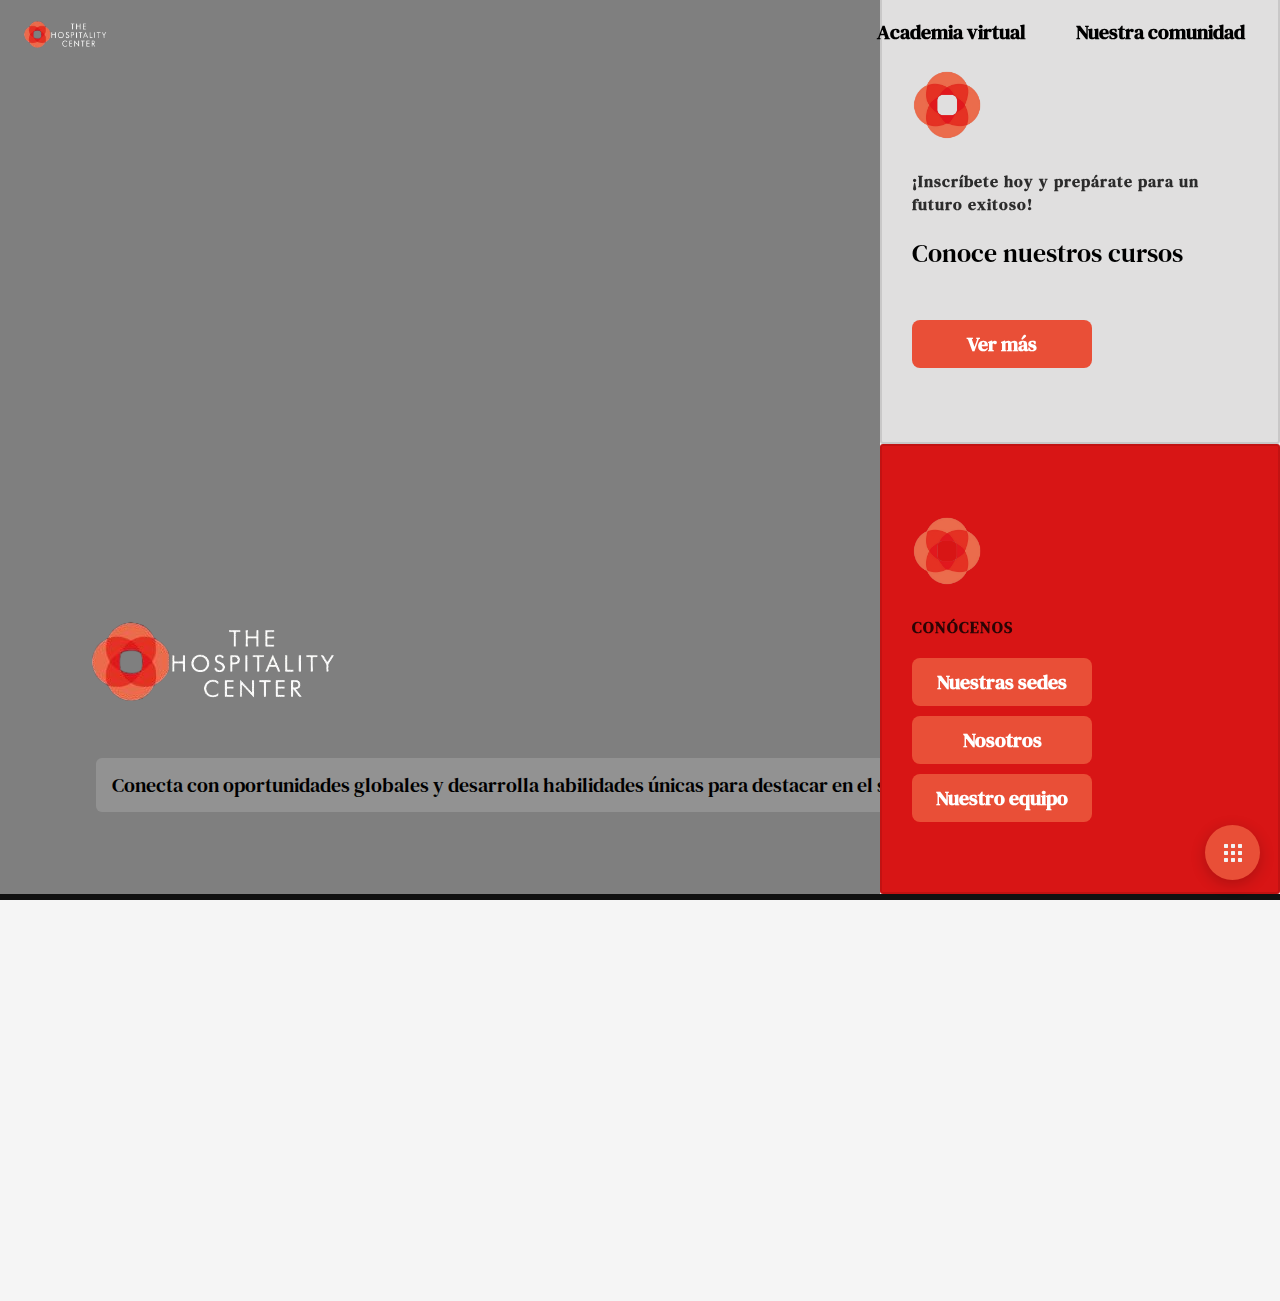
<file: index.html>
<!DOCTYPE html>
<html lang="es">

<head>
  <meta charset="UTF-8" />
  <meta name="viewport" content="width=device-width, initial-scale=1.0" />
  <meta name="description" content="Academia de hospitalidad: cursos de bartender, misión y visión institucional" />
  <title>The Hospitality Center</title>
  <link rel="icon" type="image/png" href="/image/icono.png" />
  <link rel="stylesheet" href="styles.css" />
  <link href="https://fonts.googleapis.com/css2?family=DM+Serif+Text&display=swap" rel="stylesheet">

</head>

<body>
  <!-- overlay de transición (no se volverá a crear en JS) -->
  <div id="page-transition"></div>

<header id="main-header">
  <div class="botones-header">
    <a href="index.html" class="header-img">
      <img src="image/thc-logo.png" alt="Logo THC">
    </a>
  </div>

  <!-- Botón hamburguesa -->
  <button class="menu-toggle" aria-label="Abrir menú">☰</button>

  <!-- Menú de navegación -->
  <nav class="nav-menu">
    <ul>
      <li>
        <a href="https://site2.q10.com/login?ReturnUrl=%2F&aplentId=01d850cc-ee63-4325-94d8-668dfe91e970"
           class="nav-link-header">Academia virtual</a>
      </li>
      <li>
        <a href="https://w3uqunyst2.zite.so" class="nav-link-header">Nuestra comunidad</a>
      </li>
    </ul>
  </nav>
</header>

    

  <section class="isometric-section">
    <div class="iso-left">
      <video autoplay muted loop playsinline class="bg-video">
        <source src="/image/thc2.mp4" type="video/mp4" />
      </video>
      <div class="bg-overlay"></div>
      <div class="iso-content">
        <div class="iso-text">
          <img src="/image/thc-logo.png" alt="Logo" class="iso-logo" />
          <p><span class="text-bg">Conecta con oportunidades globales y desarrolla habilidades únicas para destacar en
              el sector.</span></p>
        </div>
      </div>
    </div>

    <div class="iso-right">
      <div class="iso-box vision">
        <img src="/image/icono.png" alt="Diseño isométrico" class="iso-illustration" />
        <h4>¡Inscríbete hoy y prepárate para un futuro exitoso!</h4>
        <p>Conoce nuestros cursos</p><br />
        <a href="cursos1/cursos1.html" class="transition-btn slide-right-white">Ver más</a>
      </div>

      <div class="iso-box studio">
        <img src="/image/icono.png" alt="Diseño isométrico" class="iso-illustration" />
        <h4>CONÓCENOS</h4>
        <a href="sedes/sedes.html" class="transition-btn slide-right-red">Nuestras sedes</a>
        <a href="nosotros/nosotros.html" class="transition-btn slide-right-red">Nosotros</a>
        <a href="equipo/equipo.html" class="transition-btn slide-right-red">Nuestro equipo</a>
      </div>
    </div>
  </section>

  <!-- Burbuja flotante con redes -->
  <div class="floating-bubble-container">
    <div class="sub-bubbles" id="sub-bubbles">
      <a href="https://wa.me/573203852499" target="_blank" title="WhatsApp">
        <img src="/image/logos/logoWhatsapp.png" alt="WhatsApp">
      </a>
      <a href="https://www.instagram.com/thehospitalitycentercolombia" target="_blank" title="Instagram">
        <img src="/image/logos/logoInstagram.png" alt="Instagram">
      </a>
      <a href="https://cdn.botpress.cloud/webchat/v2.4/shareable.html?configUrl=https://files.bpcontent.cloud/2025/05/29/12/20250529121716-E1Y7Q513.json"
        target="_blank" title="Chatbot">
        <img src="/image/logos/logoChatbot.png" alt="Chatbot">
      </a>
    </div>
    <div class="main-bubble" id="main-bubble">
      <img src="/image/logos/logoMore.png" alt="Más">
    </div>
  </div>

  <div id="click-loader" style="display:none;">
    <img src="/image/icono.png" alt="Cargando..." />
  </div>

  <script src="main.js"></script>
  <script>
    document.addEventListener("DOMContentLoaded", () => {
      // ---------- Transiciones de página ----------
      const transition = document.getElementById("page-transition") || (() => {
        const el = document.createElement("div");
        el.id = "page-transition";
        document.body.appendChild(el);
        return el;
      })();

      document.querySelectorAll("a.transition-btn").forEach(link => {
        link.addEventListener("click", function (e) {
          e.preventDefault();
          const href = this.getAttribute("href");
          transition.className = "";

          if (this.classList.contains("slide-right-white")) {
            transition.classList.add("slide-right-white", "active");
          } else if (this.classList.contains("slide-right-red")) {
            transition.classList.add("slide-right-red", "active");
          } else if (this.classList.contains("slide-left-white")) {
            transition.classList.add("slide-left-white", "active");
          } else if (this.classList.contains("slide-left-red")) {
            transition.classList.add("slide-left-red", "active");
          }

          setTimeout(() => { window.location.href = href; }, 700);
        });
      });

      // ---------- Burbuja flotante ----------
      const mainBubble = document.getElementById("main-bubble");
      const bubbleContainer = document.querySelector(".floating-bubble-container");
      if (mainBubble && bubbleContainer) {
        mainBubble.addEventListener("click", () => {
          bubbleContainer.classList.toggle("active");
        });
      }

      // ---------- Header: blanco al hacer scroll (desktop) + ocultar en móvil ----------
      const header = document.querySelector('.main-header');
      let lastScroll = window.scrollY;
      const MOBILE_BP = 900;
      const THRESHOLD = 10;   // a partir de aquí se considera "scrolled"

      const handleScroll = () => {
        const y = window.scrollY;
        const isMobile = window.innerWidth <= MOBILE_BP;

        // 1) Estado "scrolled" (fondo blanco) para cualquier viewport
        if (y > THRESHOLD) {
          header.classList.add('scrolled');
        } else {
          header.classList.remove('scrolled');
        }

        // 2) En móvil: ocultar al bajar y mostrar al subir
        if (isMobile) {
          if (y > lastScroll && y > 70) {
            header.classList.add('hide-on-scroll');
          } else {
            header.classList.remove('hide-on-scroll');
          }
        } else {
          // por si venías de móvil, asegúrate de mostrarlo en desktop
          header.classList.remove('hide-on-scroll');
        }

        lastScroll = y;
      };

      // Estado inicial correcto al cargar
      handleScroll();

      // Listeners
      window.addEventListener('scroll', handleScroll, { passive: true });
      window.addEventListener('resize', handleScroll);
    });
  </script><script>
  const menuToggle = document.querySelector('.menu-toggle');
  const navMenu = document.querySelector('.nav-menu');

  menuToggle.addEventListener('click', () => {
    navMenu.classList.toggle('active');
  });
</script>


  <footer class="main-footer">
    <div class="footer-top">
      <img src="/image/thc-logo.png" alt="Logo THC" class="footer-logo">
      <p class="footer-desc">The Hospitality Center Latam. Brindamos personal de calidad en Colombia y Costa Rica.</p>
      <div class="footer-social">
        <a href="https://www.tiktok.com/@thehospitalitycen?_t=8laJVo3BIBx&_r=1" title="TikTok"><img
            src="/image/logos/LogoTiktok.a8b71481-8a43-465d-88d6-e63add92c112" alt="TikTok"></a>
        <a href="https://www.instagram.com/thehospitalitycentercolombia/" title="Instagram"><img
            src="/image/logos/logoInstagram.png" alt="Instagram"></a>
        <a href="https://www.youtube.com/@TheHospitalityCenterLatam" title="YouTube"><img
            src="/image/logos/LogoYoutube.webp" alt="YouTube"></a>
        <a href="https://www.facebook.com/thehospitalitycenter/" title="Facebook"><img
            src="/image/logos/Facebook_Logo_.png" alt="X"></a>
      </div>
    </div>
    <div class="footer-links">
      <div>
        <h4>ENLACES RÁPIDOS</h4>
        <ul>
          <li><a href="nosotros/nosotros.html">Nosotros</a></li>
          <li><a href="cursos1/cursos1.html">Nuestros Cursos</a></li>
          <li><a href="sedes/sedes.html">Nuestras Sedes</a></li>
          <li><a href="equipo/equipo.html">Nuestro equipo</a></li>
        </ul>
      </div>
      <div>
        <h4>NUESTRA ACADEMIA</h4>
        <ul>
          <li><a href="sedes/sedes.html">Sedes</a></li>
          <li><a href="cursos1/cursos1.html">Cursos</a></li>
          <li><a
              href="https://site2.q10.com/Preinscripcion?aplentId=01d850cc-ee63-4325-94d8-668dfe91e970">Preinscripción a
              los cursos</a></li>
          <li><a
              href="https://www.banco.scotiabankcolpatria.com/PagosElectronicos/Referencias.aspx?IdConvenio=13874">Paga
              tu Curso</a></li>
        </ul>
      </div>
      <div>
        <h4>COSTA RICA</h4>
        <ul>
          <li><span>info@thehospitalitycenter-latam.com</span></li>
          <li><span>Liberia</span></li>
          <li><span>(+506) 6474 5123</span></li>
        </ul>
      </div>
      <div>
        <h4>COLOMBIA</h4>
        <ul>
          <li><span>info@thehospitalitycenter-latam.com</span></li>
          <li><span>Bogotá</span></li>
          <li><span>(+57) 324 3500719</span></li>
          <li><span>Sede Galerias Cl. 57 #24-8</span></li>
        </ul>
      </div>
      <div>
        <h4>Medellin</h4>
        <ul>
          <li><span>info@thehospitalitycenter-latam.com</span></li>
          <li><span>(+57) 324 4987120</span></li>
          <li><span>Calle 49 # 41-35, segundo piso. Al frente de la Estación Tranvía Pabellón del Agua.</span></li>
        </ul>
      </div>
    </div>
  </footer>
</body>
</html>
</file>
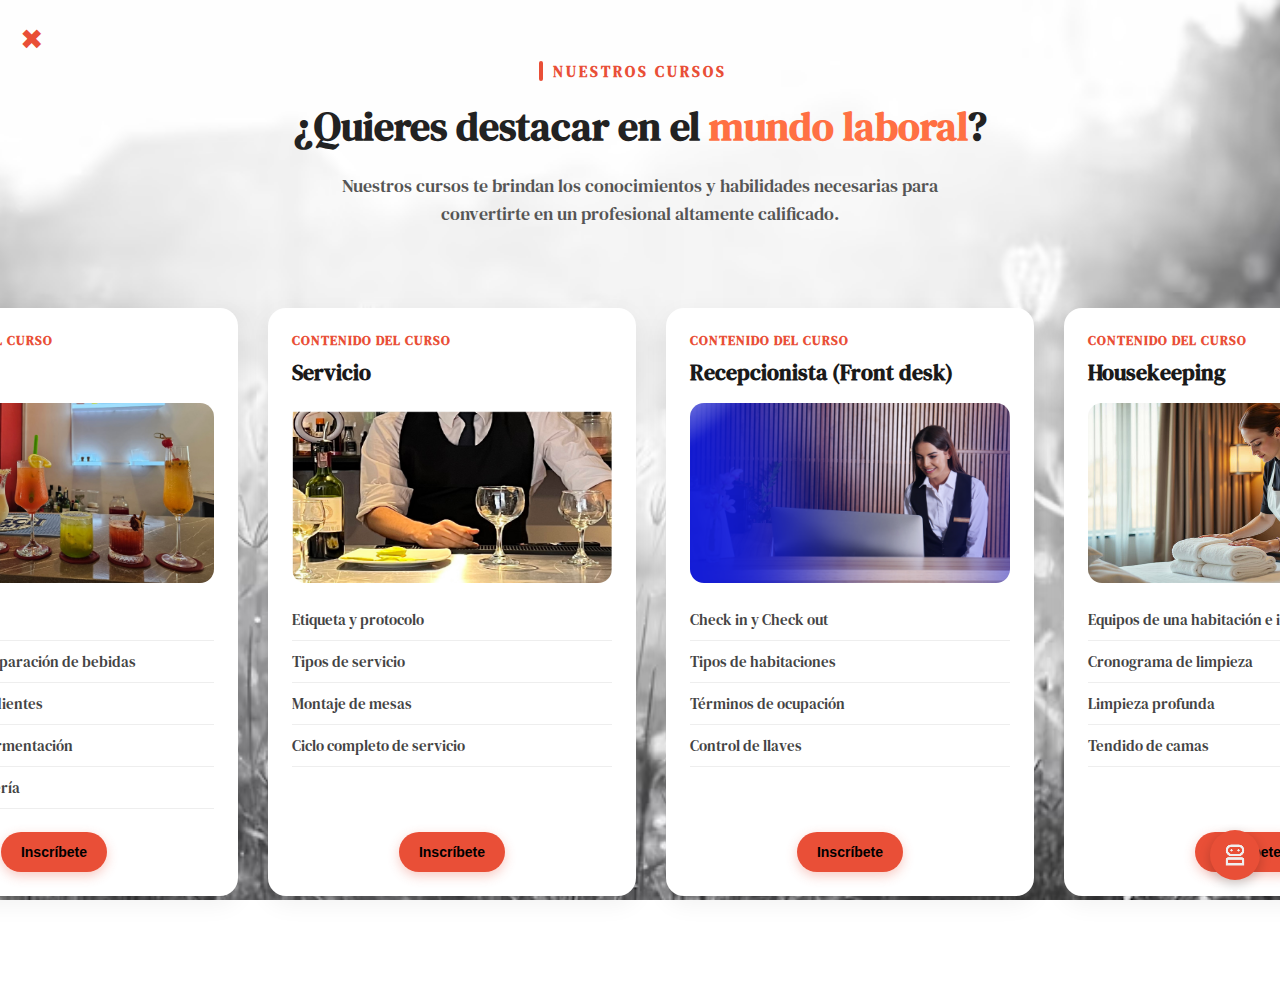
<file: cursos/cursos.html>
<!DOCTYPE html>
<html lang="es">

<head>
    <meta charset="UTF-8" />
    <meta name="viewport" content="width=device-width, initial-scale=1.0" />
    <title>Cursos</title>
    <link rel="stylesheet" href="styleCursos.css" />
    <link rel="icon" type="image/png" href="/image/icono.png" />
    <link href="https://fonts.googleapis.com/css2?family=DM+Serif+Text&display=swap" rel="stylesheet">

</head>

<body>
    <div id="page-transition"></div>

    <!-- Botón de cerrar (✖) -->
    <div class="vision-expandido1">
        <a href="../index.html" class="transition-btn slide-right-red">✖</a>

        <section class="cursos-container">
            <!-- INTRO TEXT -->
            <div class="intro-cursos">
                <span class="intro-subtitulo">NUESTROS CURSOS</span>
                <h2>¿Quieres destacar en el <span class="resaltado">mundo laboral</span>?</h2>
                <p>
                    Nuestros cursos te brindan los conocimientos y habilidades necesarias para convertirte en un
                    profesional altamente calificado.
                </p>
            </div>

            <!-- GRID DE CURSOS -->
            <div class="cursos-grid">
                <!-- CURSO 1 -->
                <div class="modal-content">
                    <span class="modal-subtitulo">Contenido del Curso</span>
                    <h2>Bartender</h2>
                    <div class="curso-card">
                        <img src="/image/copasBastender.jpg" alt="Bartender" class="curso-img-b" />
                        <div class="curso-info">
                            <ul>
                                <li>Equipo de bar</li>
                                <li>Técnicas de preparación de bebidas</li>
                                <li>Licores e ingredientes</li>
                                <li>Destilación y fermentación</li>
                                <li>Tipos de coctelería</li>
                            </ul>
                            <button class="curso-btn">Inscríbete</button>
                        </div>
                    </div>
                </div>

                <!-- CURSO 2 -->
                <div class="modal-content">
                    <span class="modal-subtitulo">Contenido del Curso</span>
                    <h2>Servicio</h2>
                    <div class="curso-card">
                        <img src="/image/meseroB.jpg" alt="Servicio" class="curso-img-r" />
                        <div class="curso-info">
                            <ul>
                                <li>Etiqueta y protocolo</li>
                                <li>Tipos de servicio</li>
                                <li>Montaje de mesas</li>
                                <li>Ciclo completo de servicio</li>
                            </ul>
                            <button class="curso-btn">Inscríbete</button>
                        </div>
                    </div>
                </div>

                <!-- CURSO 3 -->
                <div class="modal-content">
                    <span class="modal-subtitulo">Contenido del Curso</span>
                    <h2>Recepcionista (Front desk)</h2>
                    <div class="curso-card">
                        <img src="/image/recepcionista.webp" alt="Recepcionista" class="curso-img" />
                        <div class="curso-info">
                            <ul>
                                <li>Check in y Check out</li>
                                <li>Tipos de habitaciones</li>
                                <li>Términos de ocupación</li>
                                <li>Control de llaves</li>
                            </ul>
                            <button class="curso-btn">Inscríbete</button>
                        </div>
                    </div>
                </div>
                <div class="modal-content">
                    <span class="modal-subtitulo">Contenido del Curso</span>
                    <h2>Housekeeping</h2>
                    <div class="curso-card">
                        <img src="/image/housekeeping.avif" alt="Recepcionista" class="curso-img" />
                        <div class="curso-info">
                            <ul>
                                <li>Equipos de una habitación e insumo</li>
                                <li>Cronograma de limpieza</li>
                                <li>Limpieza profunda</li>
                                <li>Tendido de camas</li>
                            </ul>
                            <button class="curso-btn">Inscríbete</button>
                        </div>
                    </div>
                </div>
            </div>
        </section>


        <!-- Transición de salida -->
<script>

  document.addEventListener("DOMContentLoaded", () => {
    const transition = document.createElement("div");
    transition.id = "page-transition";
    document.body.appendChild(transition);

    document.querySelectorAll("a.transition-btn").forEach(link => {
      link.addEventListener("click", function (e) {
        e.preventDefault();
        const href = this.getAttribute("href");

        // Limpiar clases anteriores
        transition.className = "";

        // Detectar clase
        if (this.classList.contains("slide-right-white")) {
          transition.classList.add("slide-right-white", "active");
        } else if (this.classList.contains("slide-right-red")) {
          transition.classList.add("slide-right-red", "active");
        } else if (this.classList.contains("slide-left-white")) {
          transition.classList.add("slide-left-white", "active");
        } else if (this.classList.contains("slide-left-red")) {
          transition.classList.add("slide-left-red", "active");
        }

        setTimeout(() => {
          window.location.href = href;
        }, 700);
      });
    });
  });
    window.addEventListener('popstate', function () {
    window.location.href = 'index.html';
  });
</script>
    <!-- Burbuja WhatsApp 
    <a href="https://wa.me/573203852499" target="_blank" class="bubble bubble-whatsapp"
        title="Contáctanos por WhatsApp">
        <img src="/image/whatsapp-icon.png" alt="WhatsApp" />
    </a>-->
    <!-- Burbuja ChatBot -->
    <a href="https://cdn.botpress.cloud/webchat/v2.4/shareable.html?configUrl=https://files.bpcontent.cloud/2025/05/29/12/20250529121716-E1Y7Q513.json"
        target="_blank" class="bubble bubble-chatbot" title="Habla con nuestro asistente">
        <img src="/image/logos/logoChatbot.png" alt="Chatbot" />
    </a>
</body>

</html>
</file>
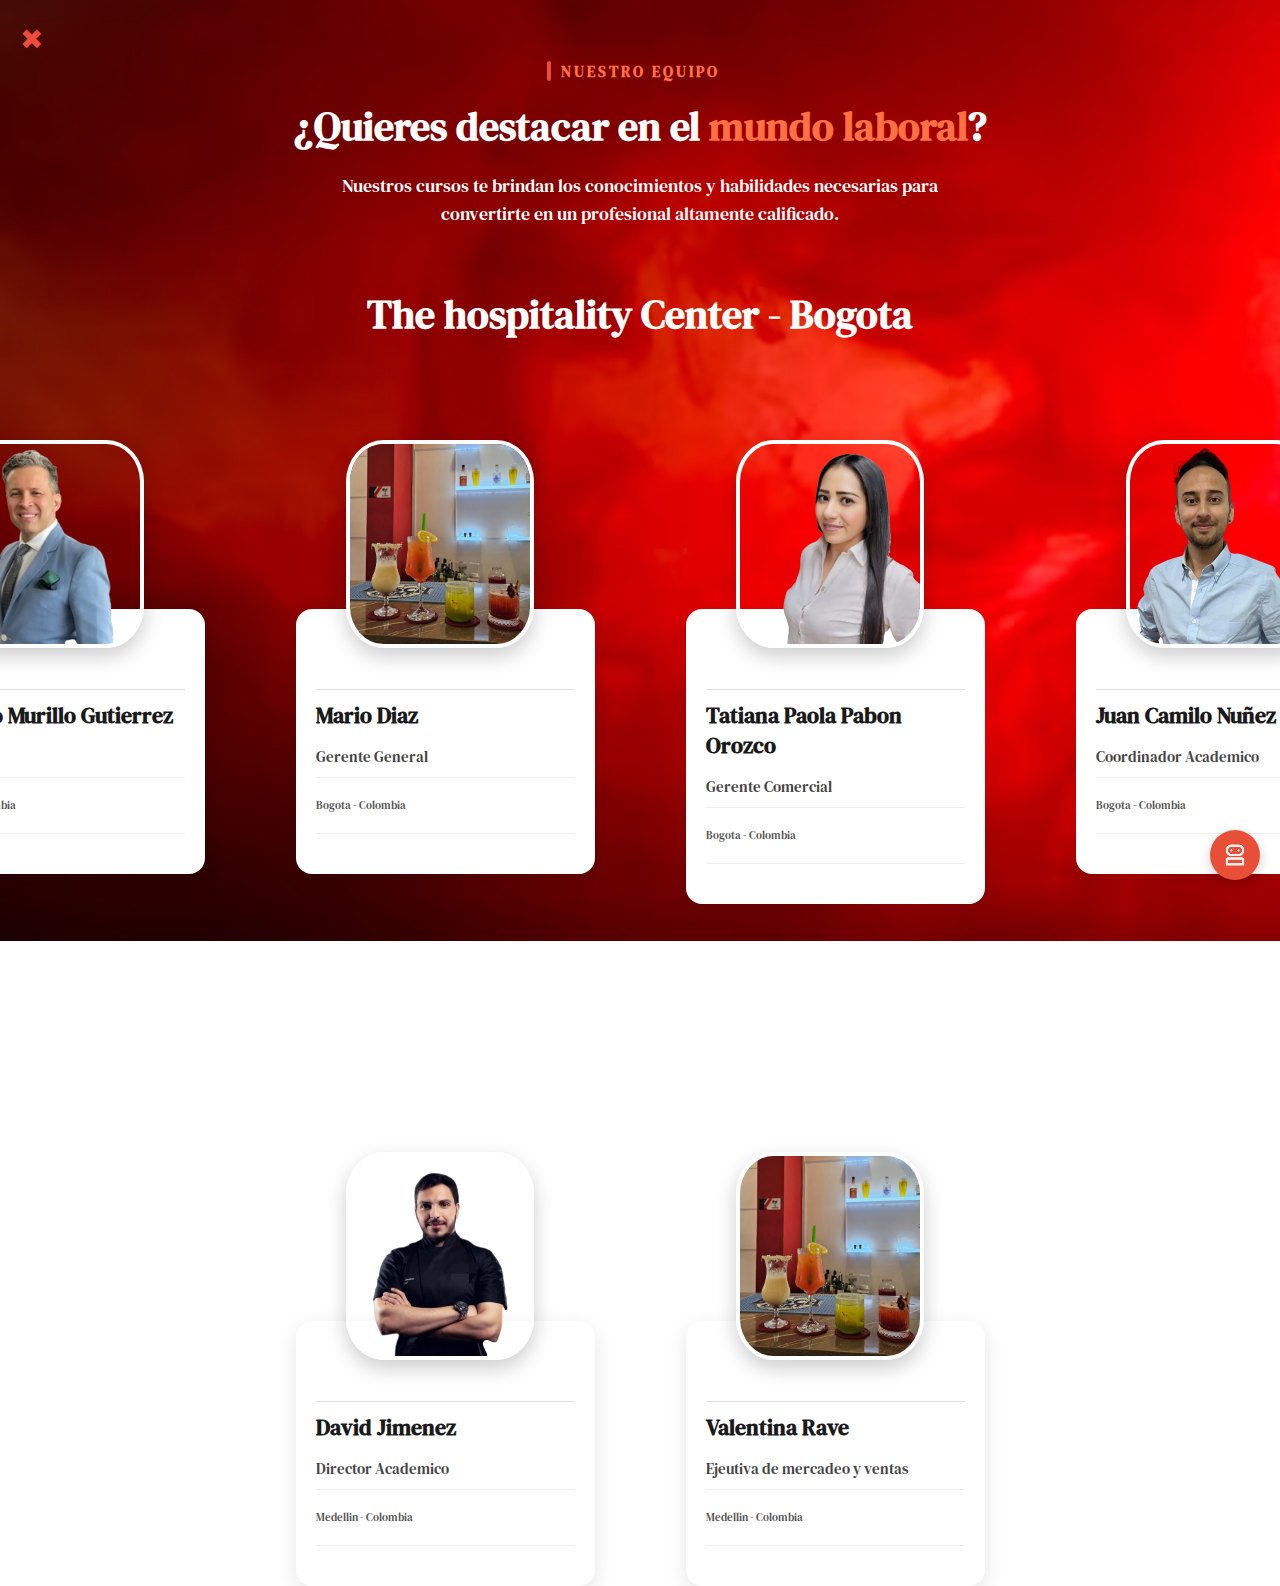
<file: equipo/equipo.html>
<!DOCTYPE html>
<html lang="es">

<head>
    <meta charset="UTF-8" />
    <meta name="viewport" content="width=device-width, initial-scale=1.0" />
    <title>Cursos</title>
    <link rel="stylesheet" href="styleEquipo.css" />
    <link rel="icon" type="image/png" href="/image/icono.png" />
    <link href="https://fonts.googleapis.com/css2?family=DM+Serif+Text&display=swap" rel="stylesheet">

</head>

<body>
    <div id="page-transition"></div>

    <!-- Botón de cerrar (✖) -->
    <div class="vision-expandido1">
        <a href="../index.html" class="transition-btn slide-right-red">✖</a>

        <section class="cursos-container">
            <!-- INTRO TEXT -->
            <div class="intro-cursos">
                <span class="intro-subtitulo">NUESTRO EQUIPO</span>
                <h2>¿Quieres destacar en el <span class="resaltado">mundo laboral</span>?</h2>
                <p>
                    Nuestros cursos te brindan los conocimientos y habilidades necesarias para convertirte en un
                    profesional altamente calificado.
                </p>
            </div>
            <div class="intro-cursos" allign="center">
                <h2>The hospitality Center - Bogota</h2>
            </div>
            <!-- Grid De Colombia -->
            <div class="cursos-grid">
                <!-- DON RODOLFO -->
                <div class="curso-wrapper">
                    <div class="curso-img-out">
                        <img src="/image/personas/rodolfoMurillo.png" alt="Bartender" class="curso-img-b" />
                    </div>
                    <div class="modal-content nuevo-curso">
                        <div class="curso-info">
                            <ul>
                                <li>
                                    <h2>Rodolfo Murillo Gutierrez</h2>Presidente
                                </li>
                                <li>
                                    <p>Bogota - Colombia</p>
                                </li>
                            </ul>

                        </div>
                    </div>
                </div>
                <div class="curso-wrapper">
                    <div class="curso-img-out">
                        <img src="/image/copasBastender.jpg" alt="Bartender" class="curso-img-b" />
                    </div>
                    <div class="modal-content nuevo-curso">
                        <div class="curso-info">
                            <ul>
                                <li>
                                    <h2>Mario Diaz</h2>Gerente General
                                </li>
                                <li>
                                    <p>Bogota - Colombia</p>
                                </li>
                            </ul>

                        </div>
                    </div>
                </div>
                <div class="curso-wrapper">
                    <div class="curso-img-out">
                        <img src="/image/personas/tatiana-pabon-td.png" alt="Bartender" class="curso-img-b" />
                    </div>
                    <div class="modal-content nuevo-curso">
                        <div class="curso-info">
                            <ul>
                                <li>
                                    <h2>Tatiana Paola Pabon Orozco</h2>Gerente Comercial
                                </li>
                                <li>
                                    <p>Bogota - Colombia</p>
                                </li>
                            </ul>

                        </div>
                    </div>
                </div>
                <div class="curso-wrapper">
                    <div class="curso-img-out">
                        <img src="/image/personas/juan-nunez-td.png" alt="Bartender" class="curso-img-b" />
                    </div>
                    <div class="modal-content nuevo-curso">
                        <div class="curso-info">
                            <ul>
                                <li>
                                    <h2>Juan Camilo Nuñez</h2>Coordinador Academico
                                </li>
                                <li>
                                    <p>Bogota - Colombia</p>
                                </li>
                            </ul>

                        </div>
                    </div>
                </div>
            </div>
            <div class="intro-cursos1" allign="center">
                <h2>The hospitality Center - Medellin</h2>
            </div>
            <div class="cursos-grid2">
                <!-- CURSO 1 -->
                <div class="curso-wrapper">
                    <div class="curso-img-out">
                        <img src="/image/personas/david-jimenez-td.png" alt="Bartender" class="curso-img-b" />
                    </div>
                    <div class="modal-content nuevo-curso">
                        <div class="curso-info">
                            <ul>
                                <li>
                                    <h2>David Jimenez</h2>Director Academico
                                </li>
                                <li>
                                    <p>Medellin - Colombia</p>
                                </li>
                            </ul>

                        </div>
                    </div>
                </div>
                <div class="curso-wrapper">
                    <div class="curso-img-out">
                        <img src="/image/copasBastender.jpg" alt="Bartender" class="curso-img-b" />
                    </div>
                    <div class="modal-content nuevo-curso">
                        <div class="curso-info">
                            <ul>
                                <li>
                                    <h2>Valentina Rave</h2>Ejeutiva de mercadeo y ventas
                                </li>
                                <li>
                                    <p>Medellin - Colombia</p>
                                </li>
                            </ul>

                        </div>
                    </div>
                </div>
            </div>
        </section>


        <!-- Transición de salida -->
        <script>

            document.addEventListener("DOMContentLoaded", () => {
                const transition = document.createElement("div");
                transition.id = "page-transition";
                document.body.appendChild(transition);

                document.querySelectorAll("a.transition-btn").forEach(link => {
                    link.addEventListener("click", function (e) {
                        e.preventDefault();
                        const href = this.getAttribute("href");

                        // Limpiar clases anteriores
                        transition.className = "";

                        // Detectar clase
                        if (this.classList.contains("slide-right-white")) {
                            transition.classList.add("slide-right-white", "active");
                        } else if (this.classList.contains("slide-right-red")) {
                            transition.classList.add("slide-right-red", "active");
                        } else if (this.classList.contains("slide-left-white")) {
                            transition.classList.add("slide-left-white", "active");
                        } else if (this.classList.contains("slide-left-red")) {
                            transition.classList.add("slide-left-red", "active");
                        }

                        setTimeout(() => {
                            window.location.href = href;
                        }, 700);
                    });
                });
            });
            window.addEventListener('popstate', function () {
                window.location.href = 'index.html';
            });
        </script>
        <!-- Burbuja WhatsApp 
    <a href="https://wa.me/573203852499" target="_blank" class="bubble bubble-whatsapp"
        title="Contáctanos por WhatsApp">
        <img src="/image/whatsapp-icon.png" alt="WhatsApp" />
    </a>-->
        <!-- Burbuja ChatBot -->
        <a href="https://cdn.botpress.cloud/webchat/v2.4/shareable.html?configUrl=https://files.bpcontent.cloud/2025/05/29/12/20250529121716-E1Y7Q513.json"
            target="_blank" class="bubble bubble-chatbot" title="Habla con nuestro asistente">
            <img src="/image/logos/logoChatbot.png" alt="Chatbot" />
        </a>
</body>

</html>
</file>
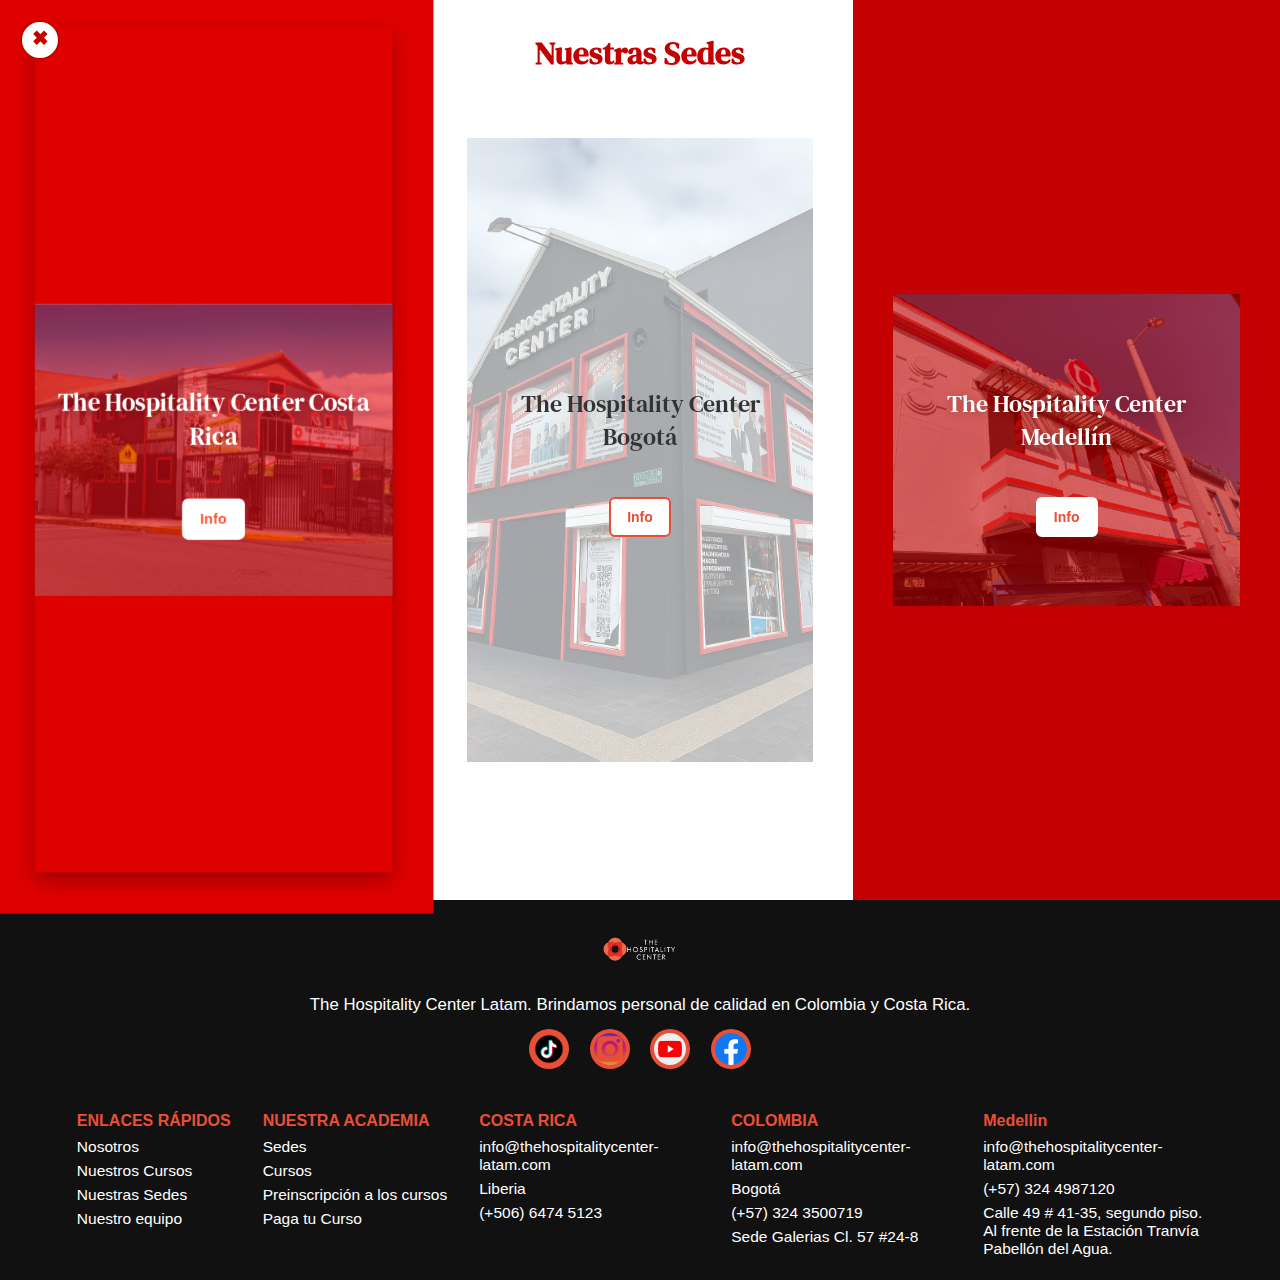
<file: sedes/sedes.html>
<!DOCTYPE html>
<html lang="es">

<head>
  <meta charset="UTF-8" />
  <meta name="viewport" content="width=device-width, initial-scale=1.0" />
  <title>Conócenos</title>
  <link rel="stylesheet" href="styleSedes.css" />
  <link rel="icon" href="/image/icono.png" type="image/png" />
  <link href="https://fonts.googleapis.com/css2?family=DM+Serif+Text&display=swap" rel="stylesheet">
</head>

<body>
  <h1 class="titulo-sedes">Nuestras Sedes</h1>

  <!-- Transición -->
  <div id="page-transition"></div>

  <!-- Botón volver -->
  <a href="../index.html" class="transition-btn slide-right-red">✖</a>

  <!-- Contenedor principal -->
  <div class="conocenos-container">

    <!-- Sección: Costa Rica -->
    <div class="conocenos-box rojo">
      <div class="card-inner">
        <div class="card-front">
          <img src="../image/sedes/sedeCostaRica.png" alt="Costa Rica" class="card-img" />
          <div class="overlay"></div>
          <div class="content">
            <p>The Hospitality Center Costa Rica</p>
            <button class="toggle-sedes">Info</button>
          </div>
        </div>
        <div class="card-back">
          <div class="content">
            <img src="../image/sedes/SedeCostaRicaA.jpeg" alt="Costa Rica" class="card-img-back" />
            <p><strong>Liberia</strong></p>
            <p><strong>Telefono:</strong> (+506) 6474 5123</p>
            <p><strong>Dirección:</strong> Proyecto Solárium, frente al aeropuerto Daniel Oduber. De la pops 100 sur oficina 13 segunda planta.</p>
            <button class="toggle-sedes">Volver</button>
            <div>
              <a href="https://wa.me/50661720084" target="_blank" class="whatsapp-bubble bubble-cr">
                <img src="/image/logos/logoWhatsapp.png" alt="WhatsApp Costa Rica">
              </a>
            </div>
          </div>
        </div>
      </div>
    </div>

    <!-- Sección: Bogotá -->
    <div class="conocenos-box blanco">
      <div class="card-inner">
        <div class="card-front">
          <img src="../image/sedes/sedeBogotaN.jpeg" alt="Bogotá" class="card-img" />
          <div class="overlay"></div>
          <div class="content">
            <p>The Hospitality Center Bogotá</p>
            <button class="toggle-sedes">Info</button>
          </div>
        </div>
        <div class="card-back">
          <div class="content">
            <img src="../image/sedes/WhatsApp Image 2025-08-15 at 8.31.17 AM.jpeg" alt="Bogotá" class="card-img-back" />
            <p><strong>Sede Galerias</strong></p>
            <p><strong>Telefono:</strong> (+57) 324 3500719</p>
            <p><strong>Dirección:</strong> Sede Galerias Cl. 57 #24-8.</p>
            <button class="toggle-sedes">Volver</button>
            <div>
              <a href="https://wa.me/573243500719" target="_blank" class="whatsapp-bubble bubble-bogota">
                <img src="/image/logos/logoWhatsapp.png" alt="WhatsApp Bogotá">
              </a>
            </div>
          </div>
        </div>
      </div>
    </div>

    <!-- Sección: Medellín -->
    <div class="conocenos-box rojo">
      <div class="card-inner">
        <div class="card-front">
          <img src="../image/sedes/sedeMedellin.jpeg" alt="Medellín" class="card-img alejamiento" />
          <div class="overlay"></div>
          <div class="content">
            <p>The Hospitality Center Medellín</p>
            <button class="toggle-sedes">Info</button>
          </div>
        </div>
        <div class="card-back">
          <div class="content">
            <img src="../image/sedes/Barra 1.png" alt="Medellín" class="card-img-back alejamiento" />
            <p><strong>Correo:</strong> info@thehospitalitycenter-latam.com</p>
            <p><strong>Telefono:</strong> (+57) 324 4987120</p>
            <p><strong>Dirección:</strong> Calle 49 # 41-35, segundo piso. Al frente de la Estación Tranvía Pabellón del Agua.</p>
            <button class="toggle-sedes">Volver</button>
            <div>
              <a href="https://wa.me/573244987120" target="_blank" class="whatsapp-bubble bubble-medellin">
                <img src="/image/logos/logoWhatsapp.png" alt="WhatsApp Medellín">
              </a>
            </div>
          </div>
        </div>
      </div>
    </div>

  </div>

  <!-- Script -->
  <script>
    document.addEventListener("DOMContentLoaded", () => {
      const transition = document.getElementById("page-transition");

      // Animación de transición
      document.querySelectorAll("a.transition-btn").forEach(link => {
        link.addEventListener("click", function (e) {
          e.preventDefault();
          const href = this.getAttribute("href");
          transition.className = "";
          if (this.classList.contains("slide-right-red")) {
            transition.classList.add("slide-left-red", "active");
          }
          setTimeout(() => {
            window.location.href = href;
          }, 700);
        });
      });

      // Animación flip tarjetas
      document.querySelectorAll(".conocenos-box").forEach(box => {
        box.querySelectorAll(".toggle-sedes").forEach(btn => {
          btn.addEventListener("click", () => {
            document.querySelectorAll(".conocenos-box").forEach(other => {
              if (other !== box) other.classList.remove("girado");
            });
            box.classList.toggle("girado");
          });
        });
      });

      // Verifica si viene de fuera del sitio y reemplaza por index
      const isInternalReferrer = document.referrer.includes(location.hostname);
      if (!isInternalReferrer) {
        history.replaceState(null, '', 'index.html');
      }

      // Al presionar "atrás"
      window.addEventListener('popstate', function () {
        transition.className = "";
        transition.classList.add("slide-left-white", "active");
        setTimeout(() => {
          window.location.href = "index.html";
        }, 700);
      });
    });
  </script>
    <footer class="main-footer">
    <div class="footer-top">
      <img src="/image/thc-logo.png" alt="Logo THC" class="footer-logo">
      <p class="footer-desc">The Hospitality Center Latam. Brindamos personal de calidad en Colombia y Costa Rica.</p>
      <div class="footer-social">
        <a href="https://www.tiktok.com/@thehospitalitycen?_t=8laJVo3BIBx&_r=1" title="TikTok"><img src="/image/logos/LogoTiktok.a8b71481-8a43-465d-88d6-e63add92c112" alt="TikTok"></a>
        <a href="https://www.instagram.com/thehospitalitycentercolombia/" title="Instagram"><img src="/image/logos/logoInstagram.png" alt="Instagram"></a>
        <a href="https://www.youtube.com/@TheHospitalityCenterLatam" title="YouTube"><img src="/image/logos/LogoYoutube.webp" alt="YouTube"></a>
        <a href="https://www.facebook.com/people/The-Hospitality-Center-Colombia/61572665732946/?rdid=7bJa5lJWf36nBNlI&share_url/" title="Facebook"><img src="/image/logos/Facebook_Logo_.png" alt="X"></a>
      </div>
    </div>
    <div class="footer-links">
      <div>
        <h4>ENLACES RÁPIDOS</h4>
        <ul>
          <li><a href="../nosotros/nosotros.html">Nosotros</a></li>
          <li><a href="../cursos1/cursos1.html">Nuestros Cursos</a></li>
          <li><a href="../sedes/sedes.html">Nuestras Sedes</a></li>
          <li><a href="../equipo/equipo.html">Nuestro equipo</a></li>
        </ul>
      </div>
      <div>
        <h4>NUESTRA ACADEMIA</h4>
        <ul>
          <li><a href="../sedes/sedes.html">Sedes</a></li>
          <li><a href="../cursos1/cursos1.html">Cursos</a></li>
          <li><a href="https://site2.q10.com/Preinscripcion?aplentId=01d850cc-ee63-4325-94d8-668dfe91e970">Preinscripción a los cursos</a></li>
          <li><a href="https://www.banco.scotiabankcolpatria.com/PagosElectronicos/Referencias.aspx?IdConvenio=13874">Paga tu Curso</a></li>
        </ul>
      </div>
      <div>
        <h4>COSTA RICA</h4>
        <ul>
          <li><span>info@thehospitalitycenter-latam.com</span></li>
          <li><span>Liberia</span></li>
          <li><span>(+506) 6474 5123</span></li>
        </ul>
      </div>
      <div>
        <h4>COLOMBIA</h4>
        <ul>
          <li><span>info@thehospitalitycenter-latam.com</span></li>
          <li><span>Bogotá</span></li>
          <li><span>(+57) 324 3500719</span></li>
          <li><span>Sede Galerias Cl. 57 #24-8</span></li>
        </ul>
      </div>
      <div>
        <h4>Medellin</h4>
        <ul>
          <li><span>info@thehospitalitycenter-latam.com</span></li>
          <li><span>(+57) 324 4987120</span></li>
          <li><span>Calle 49 # 41-35, segundo piso. Al frente de la Estación Tranvía Pabellón del Agua.</span></li>
        </ul>
      </div>
    </div>
  </footer>
</body>
</html>
</file>
<file: styles.css>
@import url('https://fonts.googleapis.com/css2?family=Lato:wght@400;700&family=Montserrat:wght@600;700;800&display=swap');

:root {
    --rojo: #e53935;
    --naranja: #ff7043;
    --blanco: #fff;
    --gris-oscuro: #222;
    --gris-claro: #f5f5f5;
}
html{
    scroll-behavior: smooth;
    font-size: 16px;
}
/* Reset básico */
* {
    margin: 0;
    padding: 0;
    box-sizing: border-box;
}

*,
*::before,
*::after {
    box-sizing: border-box;
}

body {
  font-family: 'DM Serif Text', serif;
    display: swap;
    background: var(--gris-claro);
    color: var(--gris-oscuro);
    margin: 0;
    overflow: auto;
}

html,
body {
    width: 100%;
    height: 100%;
    overflow: auto;
    overflow-x: hidden;
    font-size: 20px
}

/* Tipografía elegante y moderna */


h1,
h2,
h3,
h4,
h5,
h6,
.nc-inscribete,
.nc-card h3,
.curso-info h3,
.af-info-card h2,
.sn-info h2,
.animated-title {
    font-weight: 700;
    letter-spacing: 0.5px;
}

.menu-btns {
    display: flex;
    gap: 16px;
    margin-right: 40px;
}

.menu-btn {
    background: var(--naranja);
    color: var(--blanco);
    border: none;
    padding: 12px 28px;
    border-radius: 8px;
    font-weight: bold;
    font-size: 1em;
    cursor: pointer;
    transition: background 0.2s;
}

.menu-btn.outline {
    background: var(--blanco);
    color: var(--rojo);
    border: 2px solid var(--rojo);
}

.menu-btn:hover {
    background: #ffa07a;
    color: var(--blanco);
}
@media (max-width: 900px) {
    .hero-arrow-left {
        left: 8px;
    }

    .hero-arrow-right {
        right: 8px;
    }
}
.menu-btns {
    display: flex;
    gap: 16px;
    margin-right: 40px;
}

.menu-btn {
    background: var(--naranja);
    color: var(--blanco);
    border: none;
    padding: 12px 28px;
    border-radius: 8px;
    font-weight: bold;
    font-size: 1em;
    cursor: pointer;
    transition: background 0.2s;
}

.menu-btn.outline {
    background: var(--blanco);
    color: var(--rojo);
    border: 2px solid var(--rojo);
}

.menu-btn:hover {
    background: #ffa07a;
    color: var(--blanco);
}


.hero-video {
    width: 100%;
    height: 320px;
    border-radius: 12px;
    box-shadow: 0 4px 12px rgba(0, 0, 0, 0.15);
}

.hero-content {
    flex: 1;
    z-index: 2;
    color: var(--blanco);
    text-align: left;
    max-width: 600px;
    margin: 0 40px;
}


.hero h1 {
    font-size: 3em;
    font-weight: 700;
    margin-bottom: 18px;
    line-height: 1.1;
}

.hero p {
    font-size: 1.2em;
    margin-bottom: 22px;
}

.sn-colab-num {
    color: #e94f37;
    font-size: 2.2rem;
    font-weight: 800;
}

.sn-colab-txt {
    color: #333;
    font-size: 1.1rem;
    font-weight: 600;
}

.sn-imgs {
    flex: 1;
    display: flex;
    flex-direction: column;
    align-items: flex-end;
    gap: 24px;
    position: relative;
}

.sn-img-main {
    width: 340px;
    border-radius: 16px;
    box-shadow: 0 4px 24px rgba(233, 79, 55, 0.12);
    margin-bottom: 0;
    background: #fff;
    z-index: 2;
}

.sn-img-equipo {
    width: 340px;
    border-radius: 16px;
    box-shadow: 0 4px 24px rgba(0, 0, 0, 0.10);
    margin-top: -60px;
    z-index: 1;
    background: #fff;
}

.sn-btns {
    display: flex;
    flex-direction: column;
    gap: 16px;
    margin-top: 20px;
    width: 100%;
    align-items: flex-end;
}

.sn-btn {
    padding: 14px 0;
    width: 220px;
    border: none;
    border-radius: 8px;
    font-size: 1.1rem;
    font-weight: 700;
    cursor: pointer;
    transition: background 0.2s;
}

.sn-mision {
    background: #e94f37;
    color: #fff;
    position: center;
}

.sn-mision:hover {
    background: #ffb7a8;
    color: #e94f37;
}

.sn-vision {
    background: #e94f37;
    color: #fff;
}

.sn-vision:hover {
    background: #ffb7a8;
    color: #e94f37;
}

.sn-bartender {
    background: #e94f37;
    color: #fff;
}

.sn-bartender:hover {
    background: #ffb7a8;
    color: #e94f37;
}
.sn-verMas {
    background: #e94f37;
    color: #fff;
    text-decoration: none;
}

.sn-verMas:hover {
    background: #ffb7a8;
    color: #e94f37;
    text-decoration: none;
}
.modal-close {
    width: 0;
    height: 0;
    border: none;
    background: none;
}

/* Modal */
.modal-overlay {
    position: fixed;
    top: 0;
    left: 0;
    right: 0;
    bottom: 0;
    background: rgba(34, 34, 34, 0.55);
    display: flex;
    align-items: center;
    justify-content: center;
    z-index: 9999;
    animation: fadeIn 0.3s;
}

@keyframes fadeIn {
    from {
        opacity: 0;
    }

    to {
        opacity: 1;
    }
}

.modal-content {
    background: #fff;
    border-radius: 18px;
    padding: 48px 48px 36px 48px;
    max-width: 640px;
    width: 95%;
    box-shadow: 0 12px 40px rgba(233, 79, 55, 0.18), 0 2px 8px rgba(0, 0, 0, 0.10);
    position: relative;
    text-align: left;
    animation: modalPop 0.3s;
}

@keyframes modalPop {
    from {
        transform: scale(0.95);
        opacity: 0;
    }

    to {
        transform: scale(1);
        opacity: 1;
    }
}

.-close {
    position: absolute;
    top: 22px;
    right: 28px;
    background: none;
    border: none;
    font-size: 2.2rem;
    color: #e94f37;
    cursor: pointer;
    transition: color 0.2s;
}

.modal-close:hover {
    color: #222;
}

.modal-subtitulo {
    color: #e94f37;
    font-size: 1.15rem;
    letter-spacing: 2px;
    font-weight: 700;
    display: flex;
    align-items: center;
    margin-bottom: 18px;
    text-align: left;
}

.modal-subtitulo::before {
    content: "";
    display: inline-block;
    width: 4px;
    height: 24px;
    background: #e94f37;
    margin-right: 12px;
    border-radius: 2px;
}

.modal-content h2 {
    font-size: 2.7rem;
    font-weight: 800;
    margin-bottom: 18px;
    line-height: 1.1;
    color: #222;
}

.modal-destacado {
    color: #e94f37;
    font-weight: 900;
    font-size: 2.7rem;
}

.modal-content p {
    font-size: 1.15rem;
    color: #444;
    margin-bottom: 0;
    line-height: 1.6;
    font-weight: 500;
    letter-spacing: 0.2px;
}

/* Academia Formativa */
.academia-formativa {
    background: #23242a;
    padding: 60px 0 40px 0;
    margin-bottom: 0;
}

.af-container {
    display: flex;
    max-width: 1200px;
    margin: 0 auto;
    gap: 40px;
    align-items: flex-start;
}

.af-left {
    flex: 1;
    display: flex;
    flex-direction: column;
    gap: 22px;
}

.af-card {
    background: #fff;
    border-radius: 14px;
    padding: 22px 28px;
    font-size: 1.25rem;
    font-weight: 700;
    color: #222;
    box-shadow: 0 2px 12px rgba(0, 0, 0, 0.07);
}

.af-card.destacado {
    border-left: 6px solid #e94f37;
    position: relative;
}

.af-popular {
    background: #e94f37;
    color: #fff;
    font-size: 0.85rem;
    font-weight: 700;
    padding: 2px 10px;
    border-radius: 8px;
    position: absolute;
    top: 18px;
    left: -60px;
    letter-spacing: 1px;
}

.af-destacado {
    color: #e94f37;
    font-weight: 900;
}

.af-card ul {
    margin-top: 10px;
    padding-left: 18px;
    font-size: 1rem;
    color: #444;
}

.af-card ul li {
    margin-bottom: 6px;
    list-style: disc;
}

.af-right {
    flex: 1.2;
    display: flex;
    flex-direction: column;
    align-items: flex-start;
    gap: 18px;
    position: relative;
}

.af-subtitulo {
    color: #e94f37;
    font-size: 1.1rem;
    font-weight: 700;
    letter-spacing: 2px;
    margin-bottom: 12px;
    display: block;
}

.af-img {
    width: 100%;
    max-width: 520px;
    border-radius: 14px;
    box-shadow: 0 4px 24px rgba(0, 0, 0, 0.10);
    margin-bottom: -60px;
    z-index: 1;
}

.af-info-card {
    background: #fff;
    border-radius: 14px;
    box-shadow: 0 2px 12px rgba(233, 79, 55, 0.10);
    padding: 28px 32px;
    margin-top: -40px;
    position: relative;
    z-index: 2;
    width: 90%;
}

.af-info-card h2 {
    font-size: 2.2rem;
    font-weight: 800;
    margin-bottom: 10px;
}

.af-info-card p {
    font-size: 1.1rem;
    color: #444;
    margin-bottom: 18px;
}

.af-btn {
    background: #e94f37;
    color: #fff;
    border: none;
    padding: 12px 28px;
    border-radius: 8px;
    font-weight: 700;
    font-size: 1rem;
    cursor: pointer;
    transition: background 0.2s;
}

.af-btn:hover {
    background: #ffb7a8;
    color: #e94f37;
}

/* Nuestros Cursos */
.nuestros-cursos {
    background: #fff;
    padding: 60px 0 40px 0;
}

.nc-container {
    max-width: 1200px;
    margin: 0 auto;
    text-align: center;
}

.nc-subtitulo {
    color: #e94f37;
    font-size: 1.1rem;
    font-weight: 700;
    letter-spacing: 2px;
    display: block;
    margin-bottom: 18px;
}

.nuestros-cursos h2 {
    font-size: 2.7rem;
    font-weight: 800;
    margin-bottom: 10px;
    color: #222;
}

.nc-destacado {
    color: #e94f37;
    font-weight: 900;
}

.nc-descripcion {
    font-size: 1.1rem;
    color: #444;
    margin-bottom: 32px;
}

.nc-cards {
    display: flex;
    gap: 32px;
    justify-content: center;
    margin-bottom: 38px;
    flex-wrap: wrap;
}

.nc-card {
    background: #fff;
    border-radius: 14px;
    box-shadow: 0 2px 12px rgba(0, 0, 0, 0.07);
    padding: 32px 22px 28px 22px;
    width: 300px;
    text-align: center;
    position: relative;
    transition: box-shadow 0.2s;
}

.nc-card:hover {
    box-shadow: 0 8px 32px rgba(233, 79, 55, 0.12);
}

.nc-icon {
    width: 48px;
    margin-bottom: 18px;
}

.nc-card h3 {
    font-size: 1.25rem;
    font-weight: 700;
    margin-bottom: 10px;
    color: #222;
}

.nc-card p {
    font-size: 1rem;
    color: #444;
    margin-bottom: 18px;
}

.nc-bar {
    height: 6px;
    width: 60px;
    background: #e94f37;
    border-radius: 3px;
    margin: 0 auto;
}

.nc-inscribete {
    font-size: 2rem;
    font-weight: 700;
    margin: 38px 0 18px 0;
    color: #222;
}

.nc-inscribete-destacado {
    color: #e94f37;
    font-weight: 900;
}

.nc-imgs {
    display: flex;
    gap: 32px;
    justify-content: center;
    margin-top: 18px;
    flex-wrap: wrap;
}

.nc-img {
    width: 320px;
    border-radius: 14px;
    box-shadow: 0 4px 24px rgba(0, 0, 0, 0.10);
    object-fit: cover;
}

/* Tarjetas de Cursos */
.cursos-grid {
    display: grid;
    grid-template-columns: repeat(2, 1fr);
    /* <-- Cambia aquí */
    gap: 32px;
    justify-content: center;
    margin: 40px auto 0 auto;
    max-width: 900px;
    /* Opcional: ajusta el ancho máximo */
}

.curso-card {
    background: #fff;
    border-radius: 14px;
    box-shadow: 0 2px 12px rgba(0, 0, 0, 0.07);
    overflow: hidden;
    display: flex;
    flex-direction: column;
    align-items: center;
    transition: box-shadow 0.2s;
}

.curso-card:hover {
    box-shadow: 0 8px 32px rgba(233, 79, 55, 0.12);
}

.curso-img {
    width: 100%;
    height: 180px;
    object-fit: cover;
}

.curso-info {
    padding: 22px 18px 18px 18px;
    width: 100%;
    display: flex;
    flex-direction: column;
    align-items: center;
}

.curso-info h3 {
    font-size: 1.18rem;
    font-weight: 700;
    color: #222;
    margin-bottom: 6px;
    text-align: center;
}

.curso-sub {
    font-size: 0.98rem;
    color: #e94f37;
    font-weight: 700;
    margin-bottom: 10px;
    display: block;
}

.curso-info ul {
    list-style: none;
    padding: 0;
    margin-bottom: 14px;
    width: 100%;
}

.curso-info ul li {
    font-size: 0.98rem;
    color: #444;
    border-bottom: 1px solid #eee;
    padding: 6px 0;
    text-align: center;
}

.curso-info ul li:last-child {
    border-bottom: none;
}

.curso-btn {
    background: #e94f37;
    color: #fff;
    border: none;
    padding: 8px 22px;
    border-radius: 8px;
    font-weight: 700;
    font-size: 1rem;
    cursor: pointer;
    transition: background 0.2s;
}

.curso-btn:hover {
    background: #ffb7a8;
    color: #e94f37;
}

/* Animaciones generales */
.fade-in {
    opacity: 0;
    transform: translateY(30px);
    animation: fadeInUp 1s forwards;
}

@keyframes fadeInUp {
    to {
        opacity: 1;
        transform: translateY(0);
    }
}

/* Animación para títulos */
.animated-title {
    position: relative;
    display: inline-block;
    overflow: hidden;
}

.animated-title span {
    display: inline-block;
    animation: slideIn 0.8s cubic-bezier(.77, 0, .18, 1) forwards;
    opacity: 0;
}

.animated-title span:nth-child(1) {
    animation-delay: 0.1s;
}

.animated-title span:nth-child(2) {
    animation-delay: 0.3s;
}

.animated-title span:nth-child(3) {
    animation-delay: 0.5s;
}

.animated-title span:nth-child(4) {
    animation-delay: 0.7s;
}

.animated-title span:nth-child(5) {
    animation-delay: 0.9s;
}

@keyframes slideIn {
    to {
        opacity: 1;
        transform: translateY(0);
    }

    from {
        opacity: 0;
        transform: translateY(40px);
    }
}

/* Tarjetas con efecto hover */
.nc-card,
.curso-card,
.af-card {
    transition: box-shadow 0.3s, transform 0.3s;
}

.nc-card:hover,
.curso-card:hover,
.af-card:hover {
    box-shadow: 0 12px 32px rgba(233, 79, 55, 0.18);
    transform: translateY(-8px) scale(1.03);
}

/* Botones animados */
button,
.curso-btn,
.af-btn,
.sn-btn {
    transition: background 0.2s, color 0.2s, transform 0.2s;
}

button:hover,
.curso-btn:hover,
.af-btn:hover,
.sn-btn:hover {
    transform: scale(1.07);
}

/* Modal animación */
.modal-overlay {
    animation: fadeIn 0.3s;
}

.modal-content {
    animation: modalPop 0.3s;
}

@keyframes modalPop {
    from {
        transform: scale(0.95);
        opacity: 0;
    }

    to {
        transform: scale(1);
        opacity: 1;
    }
}

/* Animación para imágenes */
img.nc-img,
.curso-img,
.sn-img-main,
.sn-img-equipo,
.af-img {
    transition: box-shadow 0.3s, transform 0.3s;
}

img.nc-img:hover,
.curso-img:hover,
.sn-img-main:hover,
.sn-img-equipo:hover,
.af-img:hover {
    box-shadow: 0 8px 32px rgba(233, 79, 55, 0.18);
    transform: scale(1.04) rotate(-2deg);
}

/* Animación para listas */
.sn-listas ul li,
.af-card ul li,
.curso-info ul li {
    position: relative;
    left: -20px;
    opacity: 0;
    animation: listFadeIn 0.7s forwards;
}

.sn-listas ul li:nth-child(1),
.af-card ul li:nth-child(1),
.curso-info ul li:nth-child(1) {
    animation-delay: 0.1s;
}

.sn-listas ul li:nth-child(2),
.af-card ul li:nth-child(2),
.curso-info ul li:nth-child(2) {
    animation-delay: 0.2s;
}

.sn-listas ul li:nth-child(3),
.af-card ul li:nth-child(3),
.curso-info ul li:nth-child(3) {
    animation-delay: 0.3s;
}

.sn-listas ul li:nth-child(4),
.af-card ul li:nth-child(4),
.curso-info ul li:nth-child(4) {
    animation-delay: 0.4s;
}

.sn-listas ul li:nth-child(5),
.af-card ul li:nth-child(5),
.curso-info ul li:nth-child(5) {
    animation-delay: 0.5s;
}

.sn-listas ul li:nth-child(6),
.af-card ul li:nth-child(6),
.curso-info ul li:nth-child(6) {
    animation-delay: 0.6s;
}

@keyframes listFadeIn {
    to {
        left: 0;
        opacity: 1;
    }
}

/* Animación para barra de cursos */
.nc-bar {
    animation: barGrow 1s cubic-bezier(.77, 0, .18, 1) forwards;
}

@keyframes barGrow {
    from {
        width: 0;
    }

    to {
        width: 60px;
    }
}

/* Responsive */
@media (max-width: 900px) {
    .sn-container {
        flex-direction: column;
        gap: 32px;
    }

    .sn-imgs {
        align-items: center;
    }

    .sn-img-main,
    .sn-img-equipo {
        width: 100%;
        max-width: 340px;
    }

    .hero {
        flex-direction: column;
        gap: 20px;
        min-height: 340px;
        padding: 30px 10px;
    }

    .hero-img-left {
        max-width: 100%;
    }

    .hero-video {
        height: 220px;
    }

    .hero-content {
        margin: 0;
        text-align: center;
        max-width: 100%;
    }

    .af-container {
        flex-direction: column;
        gap: 28px;
    }

    .af-img {
        max-width: 100%;
        margin-bottom: -30px;
    }

    .af-info-card {
        width: 100%;
        margin-top: -20px;
    }

    .nc-cards {
        flex-direction: column;
        gap: 24px;
        align-items: center;
    }

    .nc-imgs {
        flex-direction: column;
        gap: 18px;
        align-items: center;
    }

    .nc-img {
        width: 98vw;
        max-width: 340px;
    }

    .cursos-grid {
        grid-template-columns: 1fr;
        gap: 24px;
        max-width: 98vw;
    }

    .curso-img {
        height: 160px;
    }
}

/* Responsive modal */
@media (max-width: 700px) {
    .content {
        padding: 28px 12px 24px 12px;
        max-width: 98vw;
    }

    .modal-content h2,
    .modal-destacado {
        font-size: 2rem;
    }
}

.isometric-section {
    display: flex;
    height: 100vh;
    margin-top: -70px;
}

.iso-left {
    background-color: #020202;
    flex: 2;
    position: relative;
    display: flex;
    justify-content: center;
    align-items: center;
    overflow: hidden;
    padding: 40px;
}

.iso-illustration {
    max-width: 90%;
    height: auto;
}

.iso-text {
    position: absolute;
    bottom: 30px;
    left: 40px;
    color: rgb(0, 0, 0);
    background: fixed;
}

.iso-text h2 {
    font-size: 2.5rem;
    font-weight: 300;
    line-height: 1.2;
}


.iso-text strong {
    font-weight: 600;
}

.iso-right {
    flex: 1;
    display: flex;
    flex-direction: column;
}

.iso-box {

    flex: 1;
    color: white;
    padding: 40px;
    display: flex;
    flex-direction: column;
    justify-content: center;

}

.iso-left,
.iso-box {
    transition: transform 1.5s ease;
}

.iso-left {
    position: relative;
    flex: 2;
    overflow: hidden;
    display: flex;
    justify-content: flex-start;
    align-items: flex-end;

}

.iso-text h2 {
    color: black;
    font-size: 1.8rem;
    font-weight: 300;
    max-width: 400px;
    /* para que no sea tan ancho */
    line-height: 1.4;
}

.iso-left img {
    max-width: 300px;
    /* ajusta tamaño del logo si es necesario */
}

.iso-box {
    flex: 1;
    color: rgb(0, 0, 0);
    padding: 30px;
    display: flex;
    flex-direction: column;
    justify-content: center;
    align-items: flex-start;
    /* mantiene la fuente elegante */
    line-height: 1.4;
    gap: 10px;
    /* espacio entre elementos */
}

.iso-box h4 {
    font-size: 0.75rem;
    letter-spacing: 1px;
    font-weight: bold;
    margin: 0;
    opacity: 0.8;
}

.iso-box p {
    font-size: 1.2rem;
    font-weight: 500;
    margin: 0;
    max-width: 300px;
}

.iso-box img {
    width: 70px;
    height: 70px;
    margin-bottom: 20px;
}

.vision {
    background-color: #e0dfdf;
    /* rojo coral */
}

.vision:hover {
    background-color: #fcfcfc;
    /* rojo coral */
}

.studio {
    background-color: #d81515;
    /* azul oscuro */
}

.studio:hover {
    background-color: #f81717;
    /* azul oscuro */
}

.iso-box h4 {
    font-size: 0.8rem;
    letter-spacing: 1px;
    font-weight: bold;
    margin-bottom: 10px;

}


.iso-box:hover {
    transform: scale(1.02);
    z-index: 2;
}

.iso-box p {
    font-size: 1.3rem;
    font-weight: 300;
}

.bg-video {
    position: absolute;
    top: 0;
    left: 0;
    width: 100%;
    height: 100%;
    object-fit: cover;
    z-index: 0;
    object-fit: fill;
    background-color: #ffffff;
}

.bg-overlay {
    position: absolute;
    top: 0;
    left: 0;
    width: 100%;
    height: 100%;
    background-color: rgba(0, 0, 0, 0.5);
    /* Oscurece 40% */
    z-index: 1;
    transition: background-color 1s ease;
}

.iso-left:hover .bg-overlay {
    background-color: rgba(0, 0, 0, 0);
    /* Se aclara al 10% */
}

.iso-text h2 {
    flex: 1;
    color: black;
    padding: 30px;
    display: flex;
    flex-direction: column;
    justify-content: center;
    align-items: flex-start;
    /* mantiene la fuente elegante */
    line-height: 1.4;


}

.iso-content {
    position: relative;
    z-index: 1;
    padding: 40px 60px;
    display: flex;
    flex-direction: column;
    align-items: flex-start;
    max-width: 600px;
    color: black;

    .iso-content {
        padding: 40px 80px;
        /* Aumenta el padding horizontal general */
    }
}

.iso-logo {
    width: px;
    margin-bottom: 20px;
}

.iso-text h2 {
    font-size: 2rem;
    font-weight: 700;
    margin: 0 0 10px 0;
}

.iso-text p {
    font-size: 1.2rem;
    font-weight: 500;
    margin: 0;
    max-width: 300px;
    line-height: 1.4;
    padding-right: -100px;
}

@media (max-width: 768px) {

    .logo img {
        margin: 0 auto;
    }


    .menu-btns {
        flex-direction: column;
        align-items: center;
        margin: 0;
        gap: 12px;
    }

    .hero {
        flex-direction: column;
        height: auto;
        padding: 40px 20px;
        gap: 20px;
        text-align: center;
        background-position: center;
    }

    .hero-img-left,
    .hero-slider,
    .hero-content {
        max-width: 100%;
        flex: 1;
        margin: 0 auto;
    }

    .hero-slide-content h1,
    .hero h1 {
        font-size: 1.8em;
    }

    .hero-slide-content p,
    .hero p {
        font-size: 1em;
    }

    .sn-container,
    .af-container {
        flex-direction: column;
        padding: 0 20px;
    }

    .sn-imgs,
    .af-right {
        align-items: center;
    }

    .sn-img-main,
    .sn-img-equipo,
    .af-img {
        width: 100%;
        max-width: 100%;
    }

    .sn-btns {
        align-items: center;
    }

    .nc-cards,
    .cards {
        flex-direction: column;
        gap: 24px;
    }

    .cursos-grid {
        grid-template-columns: 1fr;
    }

    .nc-imgs {
        flex-direction: column;
        gap: 20px;
    }

    footer {
        font-size: 0.9em;
        padding: 12px;
    }

    .hero-arrow {
        display: none;
    }

    .modal-content {
        padding: 32px 20px;
    }

}

@media (max-width: 768px) {
    .isometric-section {
        flex-direction: column;
        height: auto;
    }

    .iso-left {
        height: 700px;
        position: relative;
        padding: 0;
        flex: none;
        width: 100%;
    }

    .bg-video {
        height: 100%;
        object-fit: fill    ;
    }

    .iso-logo {
        width: 100px;
        height: auto;
        margin-bottom: 12px;
    }

    .iso-text {
        position: absolute;
        bottom: 30px;
        left: 20px;
        right: 20px;
        color: white;
        font-size: 1rem;
    }

    .iso-right {
        display: flex;
        flex-direction: row;
        flex-wrap: wrap;
        width: 100%;
        transform-origin: center top;
        transition: transform 0.3s ease-in-out;
        gap: 20px;
    }

    .iso-box {
        flex: 1 1 50%;
        padding: 24px;
        text-align: center;
        align-items: center;

    }

    .iso-box img {
        width: 50px;
        height: 50px;
        margin-bottom: 12px;
    }

    .sn-btns {
        align-items: center;
        justify-content: center;
    }

    .sn-btn {
        width: 90%;
        max-width: 200px;
        font-size: 0.9rem;
    }

    .iso-left {
        height: 500px;
        position: relative;
        padding: 0;
        display: flex;
        align-items: flex-end;
        justify-content: flex-start;
        gap: 20px;
                
    }

    .iso-text {
        width: 100%;
        padding: 20px;
        text-align: center;
        color: white;
        font-size: 1.1rem;
        line-height: 1.6;
        display: flex;
        flex-direction: column;
        align-items: center;
        background: none !important;
        gap: 20px;
    }

    .iso-logo {
        width: 100px;
        height: auto;
        margin-bottom: 12px;
    }
}

@media (hover: none) and (pointer: coarse) {
    .iso-right:active {
        transform: scale(1.03);
    }
}

.isometric-section {
    overflow: hidden;
    /* recorta el crecimiento visual */
}

/* Asegura que el crecimiento sea centrado y no empuje hacia abajo */
.iso-box {
    transform-origin: center center;
    will-change: transform;
    overflow: hidden;
    border: 2px solid rgba(0, 0, 0, 0.1);
    border-radius: 3px;
    transition: all 0.8s ease-in-out
}

/* Limita posibles desbordes internos del box rojo */
.iso-box.studio .sn-btns,
.iso-box.studio img,
.iso-box.studio p,
.iso-box.studio h4 {
    max-width: 100%;
}

/* Si el botón hace crecer visualmente, que no genere salto de layout */
.sn-btn {
    transform-origin: center center;
}

.iso-box.expandida {
    position: fixed;
    top: 0;
    left: 0;
    width: 100vw;
    height: 100vh;
    background: #fff;
    z-index: 9999;
    padding: 60px;
    overflow-y: auto;
    transition: all 1.0s ease-in-out;
    transform: none !important;
    animation: none !important;
    pointer-events: auto;
    touch-action: none;
}

.vision-expandido {
    display: none;
    margin-top: 20px;
}

.iso-box.expandida .vision-expandido {
    display: block;
}

.iso-box.expandida>*:not(.vision-expandido):not(.close-expanded) {
    display: none;
}

.iso-box .close-expanded {
    display: none;
}

.iso-box.expandida .close-expanded {
    display: block;
    background: none;
    border: none;
    font-size: 2rem;
    position: absolute;
    top: 20px;
    right: 30px;
    cursor: pointer;
    z-index: 10000;

}

.iso-box.expandida .vision-expandido {
    display: flex;
    flex-direction: row;
    flex-wrap: nowrap;
    gap: 30px;
    overflow-x: auto;
    padding-top: 40px;
    padding-bottom: 40px;
}

.iso-box.expandida .vision-expandido .modal-content {
    transform: scale(0.95);
    min-width: 340px;
    max-width: 360px;
}

.iso-box.expandida .vision-expandido .curso-img {
    width: 100%;
    height: 220px;
    object-fit: cover;
    border-top-left-radius: 12px;
    border-top-right-radius: 12px;
}

.iso-box.expandida .vision-expandido .curso-card {
    padding: 0;
    overflow: hidden;
    border-radius: 14px;
}

.iso-box.expandida .vision-expandido .modal-content {
    min-width: 380px;
    max-width: 420px;
}

@media (max-width: 768px) {
  .carousel-container {
    position: relative;
    width: 100%;
    overflow: hidden;
    display: block;
    margin: 0 auto;
  }

  .carousel-track {
    display: flex;
    transition: transform 0.4s ease;
    width: 300%; /* Depende del número de slides */
  }

  .curso-slide {
    min-width: 100%;
    flex-shrink: 0;
    box-sizing: border-box;
    padding: 0 10px;
  }

  .carousel-btn {
    position: absolute;
    top: 50%;
    transform: translateY(-50%);
    z-index: 10;
    background: rgba(0, 0, 0, 0.5);
    color: white;
    border: none;
    font-size: 2rem;
    padding: 6px 12px;
    cursor: pointer;
    border-radius: 8px;
  }

  .carousel-btn.left {
    left: 10px;
  }

  .carousel-btn.right {
    right: 10px;
  }

  /* Ajustes extra para evitar desbordes */
  .iso-box.expandida .modal-content {
    max-width: 100%;
  }
}
.iso-box.expandida {
  touch-action: auto; /* antes decía none, lo cual bloquea el swipe horizontal natural */
  pointer-events: auto;
}#click-loader {
  position: fixed;
  top: 0;
  left: 0;
  width: 100vw;
  height: 100vh;
  background: rgba(255, 255, 255, 0.95);
  display: flex;
  justify-content: center;
  align-items: center;
  z-index: 99999;
}

#click-loader img {
  width: 80px;
  height: 80px;
  animation: spin 1s linear infinite;
}

@keyframes spin {
  from {
    transform: rotate(0deg);
  }

  to {
    transform: rotate(360deg);
  }
}#page-transition {
  position: fixed;
  top: 0;
  left: 0;
  width: 100vw;
  height: 100vh;
  z-index: 99999;
  pointer-events: none;
  transform: translateX(100%);
  transition: none;
}

/* === BLANCO DERECHA → IZQUIERDA === */
#page-transition.slide-right-white {
  background: white;
  transform: translateX(100%);
}

#page-transition.slide-right-white.active {
  transition: transform 0.7s ease-in-out;
  transform: translateX(0);
}

/* === ROJO DERECHA → IZQUIERDA === */
#page-transition.slide-right-red {
  background: red;
  transform: translateX(100%);
}

#page-transition.slide-right-red.active {
  transition: transform 0.7s ease-in-out;
  transform: translateX(0);
}

/* === BLANCO IZQUIERDA → DERECHA === */
#page-transition.slide-left-white {
  background: white;
  transform: translateX(-100%);
}

#page-transition.slide-left-white.active {
  transition: transform 0.7s ease-in-out;
  transform: translateX(0);
}
.transition-btn {
    display: inline-block;
    text-align: center;
    min-width: 180px;
    padding: 10px 15px;
    background-color: #e94f37; /* Rojo original */
    color: #fff;
    text-decoration: none;
    border-radius: 8px;
    font-weight: bold;
    transition: all 0.3s ease;
    border: none;
}

.transition-btn:hover {
    background-color: #ffb7a8;
    color: #e94f37;
    transform: translateX(5px); /* Efecto slide */
    box-shadow: 0 4px 8px rgba(0, 0, 0, 0.2);
}

/* Si quieres usar slide-right-white como una clase extra opcional: */
.slide-right-white:hover {
    background-color: #fff !important;
    color: #e94f37 !important;
}

/* Estilo base para burbujas */
.bubble {
  position: fixed;
  bottom: 20px;
  width: 50px;
  height: 50px;
  border-radius: 50%;
  background:   #e94f37;
  box-shadow: 0 4px 12px rgba(0,0,0,0.2);
  display: flex;
  justify-content: center;
  align-items: center;
  cursor: pointer;
  transition: transform 0.2s ease;
  z-index: 1000;
};

.bubble img {
  width: 28px;
  height: 28px;
}

/* WhatsApp - más a la derecha */
.bubble-whatsapp {
  right: 80px;
}
.bubble-whatsapp:hover {
  background: #ffb7a8;
  color: #e94f37;
}
/* Chatbot - más a la izquierda */
.bubble-chatbot {
  right: 20px;
}
.bubble-chatbot:hover {
  background: #ffb7a8;
  color: #e94f37;
}
/* Efecto hover */
.bubble:hover {
  transform: scale(1.1);
}
.iso-text p {
  white-space: nowrap;
  font-size: 20px;
  padding: 12px 16px;
  border-radius: 6px;
  display: inline-block;
  line-height: 1.5; /* Asegura altura coherente */
  vertical-align: middle;
}
.text-bg {
  background-color: rgba(224, 223, 223, 0.2);
  padding: 12px 16px;
  border-radius: 6px;
  display: inline-block;
  line-height: 1.5;
}


/* Móvil */
@media (max-width: 600px) {
  .bubble-whatsapp {
    right: 70px;
    bottom: 15px;
  }

  .bubble-chatbot {
    right: 15px;
    bottom: 15px;
  }
  .iso-text p {
  white-space: initial;
  font-size: 15px;}
  .iso-text img{
    width: 100px;
    height: 50px;
  }

  
}.floating-bubble-container {
  position: fixed;
  bottom: 20px;
  right: 20px;
  z-index: 999;
}

.main-bubble {
  width: 55px;
  height: 55px;
  background-color: #e94f37;
  border-radius: 50%;
  display: flex;
  align-items: center;
  justify-content: center;
  cursor: pointer;
  transition: transform 0.3s ease;
  box-shadow: 0 4px 15px rgba(0, 0, 0, 0.2);
}

.main-bubble img {
  width: 28px;
  height: 28px;
}

.sub-bubbles {
  display: flex;
  flex-direction: column;
  align-items: center;
  gap: 15px;
  margin-bottom: 10px;
  opacity: 0;
  pointer-events: none;
  transform: translateY(0);
  transition: opacity 0.3s ease, transform 0.3s ease;
}

.sub-bubbles a {
  width: 50px;
  height: 50px;
  background-color: #e94f37;
  border-radius: 50%;
  display: flex;
  align-items: center;
  justify-content: center;
  box-shadow: 0 2px 10px rgba(0, 0, 0, 0.2);
}

.sub-bubbles a img {
  width: 28px;
  height: 28px;
}

.floating-bubble-container.active .sub-bubbles {
  opacity: 1;
  pointer-events: auto;
  transform: translateY(-10px);
}

.floating-bubble-container.active .main-bubble img {
    content: url('/image/logos/logoClose.png');
}
.top-oval-bubble-text {
  position: fixed;
  top: 20px;
  right: 20px;
  z-index: 9999;
  background: linear-gradient(135deg, #e94f37, #ffb7a8);
  color: #fff;
  font-family: 'DM Serif Text', serif;
  font-size: 16px;
  padding: 10px 20px;
  border-radius: 50px;
  text-decoration: none;
  box-shadow: 0 6px 20px rgba(0, 0, 0, 0.2);
  transition: transform 0.3s ease, box-shadow 0.3s ease;
}

.top-oval-bubble-text:hover {
  transform: scale(1.05);
  box-shadow: 0 8px 24px rgba(0, 0, 0, 0.3);
}
.top-oval-bubble-text1 {
  position: fixed;
  top: 20px;
  right: 210px;
  z-index: 9999;
  background: linear-gradient(135deg, #e94f37, #ffb7a8);
  color: #fff;
  font-family: 'DM Serif Text', serif;
  font-size: 16px;
  padding: 10px 20px;
  border-radius: 50px;
  text-decoration: none;
  box-shadow: 0 6px 20px rgba(0, 0, 0, 0.2);
  transition: transform 0.3s ease, box-shadow 0.3s ease;
}

.top-oval-bubble-text1:hover {
  transform: scale(1.05);
  box-shadow: 0 8px 24px rgba(0, 0, 0, 0.3);
}

@media (max-width: 600px) {
.top-oval-bubble-text1 {
  position: fixed;
  top: 70px;
  right: 20px;
  z-index: 9999;
  background: linear-gradient(135deg, #e94f37, #ffb7a8);
  color: #fff;
  font-family: 'DM Serif Text', serif;
  font-size: 16px;
  padding: 10px 20px;
  border-radius: 50px;
  text-decoration: none;
  box-shadow: 0 6px 20px rgba(0, 0, 0, 0.2);
  transition: transform 0.3s ease, box-shadow 0.3s ease;
}

}

.main-nav ul {
  display: flex;
  gap: 48px;
  list-style: none;
  margin: 0;
  padding: 0;
  justify-content: flex-end; /* Alinea los enlaces a la derecha */
}

.nav-link {
  font-family: 'DM Serif Text', serif;
  font-size: 1.25rem;
  color: #fff;
  text-decoration: none;
  font-weight: 600;
  position: relative;
  transition: color 0.2s;
}

.nav-link.active,
.nav-link:hover {
  color: #e94f37;
}

.nav-link.active::after,
.nav-link:hover::after {
  content: '';
  display: block;
  margin: 0 auto;
  width: 70%;
  height: 2px;
  background: #e94f37;
  border-radius: 2px;
  margin-top: 4px;
}

.header-btn-academia {
  background: #fff;
  color: #e94f37;
  font-family: 'Montserrat', sans-serif;
  font-size: 1.15rem;
  font-weight: bold;
  border: none;
  border-radius: 28px;
  padding: 12px 36px;
  text-decoration: none;
  box-shadow: 0 2px 8px rgba(233,79,55,0.08);
  transition: background 0.2s, color 0.2s;
}

.header-btn-academia:hover {
  background: #e94f37;
  color: #fff;
}



/* FOOTER */
.main-footer {
  background: #111;
  color: #fff;
  padding: 28px 0 16px 0;
  font-family: 'Montserrat', sans-serif;
  font-size: 0.98rem;
}
.footer-top {
  text-align: center;
  margin-bottom: 18px;
}
.footer-logo {
  height: 38px;
  margin-bottom: 8px;
}
.footer-desc {
  margin-bottom: 14px;
  font-size: 1.05rem;
}
.footer-social a {
  display: inline-block;
  margin: 0 8px;
}
.footer-social img {
  height: 32px;
  width: 32px;
  border-radius: 50%;
  background: #e94f37;
  padding: 4px;
}
.footer-links {
  display: flex;
  justify-content: center;
  flex-wrap: wrap;
  gap: 32px;
  margin-top: 10px;
}
.footer-links > div {
  min-width: 140px;
  max-width: 220px;
}
.footer-links h4 {
  font-size: 1rem;
  margin-bottom: 8px;
  color: #e94f37;
  font-weight: bold;
}
.footer-links ul {
  list-style: none;
  padding: 0;
  margin: 0;
}
.footer-links li {
  margin-bottom: 6px;
}
.footer-links a, .footer-links span {
  color: #fff;
  text-decoration: none;
  font-size: 0.97rem;
}
.footer-links a:hover {
  text-decoration: underline;
}
.footer-socio {
  height: 32px;
  margin-right: 6px;
  vertical-align: middle;
}

/* Responsive */
@media (max-width: 900px) {
  .main-header {
    height: auto;
    flex-direction: column;
    padding: 10px 8px;
    text-align: center;
  }
@media (max-width: 900px) {
  .main-header {
    height: auto;
    flex-direction: column;
    padding: 10px 8px;
    text-align: center;
  }
  .main-nav {
    flex-direction: row; /* Cambia a fila */
    width: 100%;
    justify-content: center;
    align-items: center;
    padding: 0 8px;
  }
  .main-nav ul {
    flex-direction: row; /* Cambia a fila */
    gap: 24px;
    display: flex;
    justify-content: center;
    align-items: center;
    width: 100%;
    margin: 0;
    padding: 0;
  }
  .header-btn-academia {
    margin-top: 0;
    width: auto;
    text-align: center;
    padding: 12px 18px;
  }
}
  .header-btn-academia {
    margin-top: 12px;
    width: 100%;
    text-align: center;
    padding: 12px 0;
  }
  .footer-links {
    flex-direction: column;
    align-items: center;
    gap: 18px;
  }
}
.main-header {
  width: 100%;
  background: transparent;
  position: fixed;
  top: 0;
  left: 0;
  z-index: 9999;
  box-shadow: none;
  height: 70px;
  display: flex;
  align-items: center;
  justify-content: space-between; /* Cambiado para espacio entre logo y nav */
  padding: 0 32px;
}
.header-img{
    min-height: 5px;
    min-width: 5px;
    max-height: 44px;
    max-width: 44px;
    height: 44px;
    width: 44px;
    display: flex;
}
.header-left {
  display: flex;
  align-items: center;
}

.header-logo {
  height: 44px;
  width: auto;
  margin-right: 18px;
}.main-header,
.main-header * {
  color: #fff !important;
  fill: #fff !important;
}@media (max-width: 900px) {
  .iso-logo {
    display: none !important;
  }
  .header-title{
    display: none !important;
 
}
}

.nav-link-header:hover,
.nav-link-header:focus {
  text-decoration: underline;
  color: #c63c28 !important;
}.main-header.scrolled {
  background: #fff;
  box-shadow: 0 2px 8px rgba(0,0,0,0.04);
  transition: background 0.3s, box-shadow 0.3s;
}
.main-header.scrolled,
.main-header.scrolled * {
  color: #e94f37 !important;
  fill: #e94f37 !important;
}

/* Cuando se hace scroll: fondo blanco y texto rojo */
.main-header.scrolled {
  background: #fff;
  box-shadow: 0 2px 8px rgba(0,0,0,0.04);
}
.main-header.scrolled,
.main-header.scrolled * {
  color: #e94f37 !important;
  fill: #e94f37 !important;
}

/* Enlaces rojos en header cuando no hay scroll */

.nav-link-header:hover,
.nav-link-header:focus {
  text-decoration: underline;
  color: #c63c28 !important;
}

/* Responsive: oculta logo y título en móvil */
@media (max-width: 900px) {
  .header-logo,
  .header-title {
    display: none !important;
  }
}@media (max-width: 600px) {
    .iso-right {
    flex-direction: row !important;
    flex-wrap: wrap;
    gap: 0; /* Sin espacio entre los bloques */
    width: 100%;
    justify-content: center;
    align-items: stretch;
    display: flex;
  }
  .iso-box {
    flex: 1 1 50%;
    min-width: 160px;
    max-width: 50vw;
    margin: 0; /* Elimina cualquier margen */
    padding: 18px;
    text-align: center;
    align-items: center;
    justify-content: center;
    display: flex;
    flex-direction: column;
    border-radius: 0; /* Opcional: elimina bordes redondeados entre los bloques */
  }
}
/* HEADER BASE */
.main-header {
  width: 100%;
  background: #fff; /* Siempre blanco */
  position: fixed;
  top: 0;
  left: 0;
  z-index: 9999;
  height: 70px;
  display: flex;
  align-items: center;
  justify-content: space-between;
  padding: 0 32px;
  box-shadow: 0 2px 8px rgba(0,0,0,0.04);
  transition: top 0.3s ease; /* Para ocultarlo en móvil */
}



.nav-link-header:hover {
  color: #c63c28 !important;
  text-shadow: 0 0 1px rgba(0,0,0,0.05);
}

/* Cuando hay scroll - solo cambia sombra */
.main-header.scrolled {
  background: #fff;
  box-shadow: 0 4px 12px rgba(0,0,0,0.06);
}

/* Ocultar en móvil cuando se hace scroll hacia abajo */
@media (max-width: 900px) {
  .main-header.hide-on-scroll {
    top: -80px; /* Lo mueve hacia arriba */
  }
}

/* HEADER */
#main-header {
    position: fixed;
    top: 0; left: 0; right: 0;
    display: flex;
    justify-content: space-between;
    align-items: center;
    padding: 15px 30px;
    background: rgba(0,0,0,0.2);
    transition: all 0.3s ease;
    z-index: 1000;
    margin-top: 0px;
}
#main-header.scrolled {
    background: rgba(0,0,0,0.85);
    backdrop-filter: blur(5px);
}
.botones-header {
    display: flex;
    align-items: center;
}.nav-link-header{
    color: rgb(255, 0, 0);
    margin: 0 15px;
    text-decoration: none;
    font-weight: 500;
    transition: color 0.3s;
}/* Estilos del header */
#main-header {
  display: flex;
  justify-content: space-between;
  align-items: center;
  background: transparent;
  padding: 10px 20px;
  position: relative;
  z-index: 1000;
}

/* Botón hamburguesa (escritorio oculto) */
.menu-toggle {
  display: none;
  background: none;
  border: none;
  font-size: 2rem;
  cursor: pointer;
}

/* Menú en escritorio */
.nav-menu ul {
  list-style: none;
  display: flex;
  gap: 20px;
}

.nav-menu a {
  text-decoration: none;
  color: black;
  font-weight: bold;
}

@media (max-width: 768px) {
  .menu-toggle {
    display: block;
  }
.nav-menu a {
  color: white;
  
}
  /* Menú oculto por defecto */
  .nav-menu {
    position: absolute;
    top: 60px;
    right: 0;
    background: transparent;
    width: 220px;
    border-left: 1px solid transparent;
    transform: translateX(100%);
    transition: transform 0.3s ease;
  }

  .nav-menu ul {
    flex-direction: column;
    gap: 0;
    padding: 0;
    margin: 0;
  }

  .nav-menu li {
    border-bottom: 1px solid transparent;
  }

  /* Mostrar menú al activar */
  .nav-menu.active {
    transform: translateX(0);
  }
}
</file>
<file: cursos/styleCursos.css>
/* Estilo base */
body {
  margin: 0;
  font-family: 'DM Serif Text', serif;
  background-image: url(../image/fondos/fondo2.avif);
  background-repeat: no-repeat;
  background-size: cover;
  background-position: center;
  background-attachment: fixed;
  color: #333;
  overflow: hidden;
}

/* Contenedor principal */
.vision-expandido1 {
  display: flex;
  flex-wrap: wrap;
  justify-content: center;
  gap: 32px;
  padding: 0 20px 50px 20px; /* eliminamos padding-top innecesario */
  max-width: 1300px;
  margin: auto;
  position: relative;
}

/* Intro cursos */
.intro-cursos {
  text-align: center;
  padding: 20px 20px 40px 20px; /* antes tenía 60px arriba */
  max-width: 900px;
  margin: 0 auto;
}

.intro-subtitulo {
  color: #e94f37;
  font-weight: 700;
  letter-spacing: 3px;
  font-size: 0.95rem;
  display: inline-block;
  position: relative;
  margin-bottom: 18px;
}

.intro-subtitulo::before {
  content: "";
  width: 4px;
  height: 20px;
  background: #e94f37;
  position: absolute;
  left: -14px;
  top: 0;
  border-radius: 2px;
}

.intro-cursos h2 {
  font-size: 2.5rem;
  font-weight: 800;
  color: #222;
  margin-bottom: 20px;
  line-height: 1.3;
}

.intro-cursos .resaltado {
  color: #ff7043;
}

.intro-cursos p {
  font-size: 1.1rem;
  color: #555;
  max-width: 640px;
  margin: 0 auto;
  line-height: 1.6;
}

/* Contenido de cursos */
.cursos-container {
  padding: 40px 20px;
  max-width: 1200px;
  margin: 0 auto;
}

.cursos-grid {
  display: grid;
  grid-template-columns: repeat(4, 1fr);
  gap: 30px;
  margin-top: 40px;
  margin-left: -170px;
  justify-items: center;
}

.modal-content {
  background-color: #ffffff;
  border-radius: 18px;
  padding: 24px;
  box-shadow: 0 8px 24px rgba(0, 0, 0, 0.06);
  width: 320px;
  flex: 0 1 320px;
  display: flex;
  flex-direction: column;
  min-height: 540px;
  transition: transform 0.3s ease, box-shadow 0.3s ease;
  animation: fadeInUp 0.6s ease both;
}

.modal-content:hover {
  transform: translateY(-6px);
  box-shadow: 0 12px 32px rgba(0, 0, 0, 0.1);
}

.modal-subtitulo {
  font-weight: 600;
  color: #e94f37;
  text-transform: uppercase;
  font-size: 13px;
  letter-spacing: 1px;
  margin-bottom: 8px;
}

h2 {
  font-size: 22px;
  margin: 0 0 16px 0;
  color: #1a1a1a;
}

/* Tarjeta de curso */
.curso-card {
  display: flex;
  flex-direction: column;
  flex: 1;
}

.curso-img {
  width: 100%;
  border-radius: 14px;
  margin-bottom: 16px;
  object-fit: cover;
  height: 180px;

}
.curso-img-b {
  width: 100%;
  border-radius: 14px;
  margin-bottom: 16px;
  object-fit: cover;
  height: 180px;
  object-position: center bottom; /* <- esto enfoca la parte superior de la imagen */
}
.curso-img-r {
  width: 100%;
  border-radius: 14px;
  margin-bottom: 16px;
  object-fit: cover;
  height: 180px;
  object-position: center top; /* <- esto enfoca la parte superior de la imagen */
}
.curso-info {
  display: flex;
  flex-direction: column;
  flex: 1;
  justify-content: space-between;
}

.curso-info ul {
  list-style: none;
  padding: 0;
  margin: 0;
  flex-grow: 1;
}

.curso-info li {
  padding: 10px 0;
  font-size: 15px;
  color: #444;
  border-bottom: 1px solid #eee;
}

.curso-btn {
  background-color: #e94f37;
  color: #000000;
  border: none;
  padding: 12px 20px;
  border-radius: 50px;
  font-weight: 600;
  font-size: 14px;
  cursor: pointer;
  margin-top: 20px;
  align-self: center;
  transition: all 0.3s ease;
  box-shadow: 0 4px 12px rgba(233, 79, 55, 0.3);
}

.curso-btn:hover {
  background-color: #fff;
  color: #e94f37;
  border: 2px solid #e94f37;
  box-shadow: none;
}

/* Botón cerrar */
.transition-btn {
  position: absolute;
  top: 20px;
  left: 20px;
  color: #e94f37;
  background: none;
  border: none;
  font-size: 28px;
  text-decoration: none;
  z-index: 100;
}


.transition-btn:hover {
  opacity: 0.7;
  cursor: pointer;
  color: antiquewhite;
}


/* Variación específica */
.transition-btn.slide-left-red {
  position: absolute;
  top: 20px;
  left: 20px;
}

/* Burbujas flotantes */
.bubble {
  position: fixed;
  bottom: 20px;
  width: 50px;
  height: 50px;
  border-radius: 50%;
  background: #e94f37;
  box-shadow: 0 4px 12px rgba(0, 0, 0, 0.2);
  display: flex;
  justify-content: center;
  align-items: center;
  cursor: pointer;
  transition: transform 0.2s ease;
  z-index: 1000;
}

.bubble img {
  width: 28px;
  height: 28px;
}

.bubble-whatsapp {
  right: 80px;
}

.bubble-whatsapp:hover {
  background: #f0b2a9;
  color: #e94f37;
}

.bubble-chatbot {
  right: 20px;
}

.bubble-chatbot:hover {
  background: #ffb7a8;
  color: #e94f37;
}

.bubble:hover {
  transform: scale(1.1);
}

/* Transición de página */
#page-transition {
  position: fixed;
  top: 0;
  left: 0;
  width: 100vw;
  height: 100vh;
  z-index: 99999;
  pointer-events: none;
  transform: translateX(-100%);
  transition: none;
}

#page-transition.slide-right-white,
#page-transition.slide-right-red {
  transform: translateX(-100%);
}

#page-transition.slide-left-white,
#page-transition.slide-left-red {
  transform: translateX(-100%);
}

#page-transition.slide-right-white.active,
#page-transition.slide-right-red.active,
#page-transition.slide-left-white.active,
#page-transition.slide-left-red.active {
  transition: transform 0.7s ease-in-out;
  transform: translateX(0);
}

#page-transition.slide-right-white { background: white; }
#page-transition.slide-right-red { background: rgb(255, 255, 255); }
#page-transition.slide-left-white { background: white; }
#page-transition.slide-left-red { background: white; }

/* Animación de entrada */
@keyframes fadeInUp {
  from {
    opacity: 0;
    transform: translateY(20px);
  }
  to {
    opacity: 1;
    transform: translateY(-20px);
  }
}

/* Responsive */
@media (max-width: 1024px) {
  .cursos-grid {
    margin-left: 10px;
    grid-template-columns: repeat(2, 1fr);
  }
}

@media (max-width: 768px) {
  .vision-expandido1 {
    flex-direction: column;
    align-items: center;
    padding: 30px 15px;
  }

  .intro-cursos h2 {
    font-size: 1.8rem;
  }

  .intro-cursos p {
    font-size: 1rem;
  }

  .intro-subtitulo::before {
    height: 16px;
    top: 2px;
  }

  .modal-content {
    width: 100%;
    max-width: 90%;
    min-height: auto;
  }

  .transition-btn {
    top: 10px;
    left: 10px;
  }
}

@media (max-width: 600px) {
  .cursos-grid {
    grid-template-columns: 1fr;
  }

  .bubble-whatsapp {
    right: 70px;
    bottom: 15px;
  }

  .bubble-chatbot {
    right: 15px;
    bottom: 15px;
  }
  body{
    overflow: auto
  }
  
}
</file>
<file: equipo/styleEquipo.css>
/* Estilo base */
body {
  margin: 0;
  font-family: 'DM Serif Text', serif;
  background-image: url(../image/fondoRojo.avif);
  background-repeat: no-repeat;
  background-size: cover;
  background-position: center;
  background-attachment: fixed;
  color: #333;
}

/* Contenedor principal */
.vision-expandido1 {
  display: flex;
  flex-wrap: wrap;
  justify-content: center;
  gap: 32px;
  padding: 0 20px 50px 20px; /* eliminamos padding-top innecesario */
  max-width: 1300px;
  margin: auto;
  position: relative;
}

/* Intro cursos */
.intro-cursos {
  text-align: center;
  padding: 20px 20px 40px 20px; /* antes tenía 60px arriba */
  max-width: 900px;
  margin: 0 auto;
}
.intro-cursos5 {
  color: #ffffff;
  text-align: center;
  padding: 20px 20px 40px 20px; /* antes tenía 60px arriba */
  max-width: 900px;
  margin: 0 auto;
}
.intro-cursos5 h2 {
  font-size: 2.5rem;
  font-weight: 800;
  color: #ffffff;
  margin-bottom: 20px;
  line-height: 1.3;
}
.intro-cursos1 {
  text-align: center;
  padding: 20px 20px 40px 20px; /* antes tenía 60px arriba */
  max-width: 900px;
  margin: 400px auto;
}
.intro-subtitulo {
  color: #ff7043;
  font-weight: 700;
  letter-spacing: 3px;
  font-size: 0.95rem;
  display: inline-block;
  position: relative;
  margin-bottom: 18px;
}

.intro-subtitulo::before {
  content: "";
  width: 4px;
  height: 20px;
  background: #e94f37;
  position: absolute;
  left: -14px;
  top: 0;
  border-radius: 2px;
}

.intro-cursos h2 {
  font-size: 2.5rem;
  font-weight: 800;
  color: #ffffff;
  margin-bottom: 20px;
  line-height: 1.3;
}
.intro-cursos1 h2 {
  font-size: 2.5rem;
  font-weight: 800;
  color: #ffffff;
  margin-bottom: 20px;
  line-height: 1.3;
}
.intro-cursos .resaltado {
  color: #ff7043;
}

.intro-cursos p {
  font-size: 1.1rem;
  color: #ffffff;
  max-width: 640px;
  margin: 0 auto;
  line-height: 1.6;
}

/* Contenido de cursos */
.cursos-container {
  padding: 40px 20px;
  max-width: 1200px;
  margin: 0 auto;
}

.cursos-grid {
  display: grid;
  grid-template-columns: repeat(4, 1fr);
  gap: 30px;
  margin-top: 40px;
  margin-left: -170px;
  justify-items: center;
}
.cursos-grid2 {
  display: grid;
  grid-template-columns: repeat(4, 1fr);
  gap: 30px;
  margin-top: -350px;
  margin-left: 220px;
  justify-items: center;
}
.cursos-grid3 {
  display: grid;
  grid-template-columns: repeat(4, 1fr);
  gap: 30px;
  margin-top: -350px;
  margin-left: -170px;
  justify-items: center;
}
.modal-content {
  background-color: #ffffff;
  border-radius: 18px;
  padding: 24px;
  box-shadow: 0 8px 24px rgba(0, 0, 0, 0.06);
  width: 320px;
  flex: 0 1 320px;
  display: flex;
  flex-direction: column;
  min-height: 540px;
  transition: transform 0.3s ease, box-shadow 0.3s ease;
  animation: fadeInUp 0.6s ease both;
}

.modal-content:hover {
  transform: translateY(-6px);
  box-shadow: 0 12px 32px rgba(0, 0, 0, 0.1);
}

.modal-subtitulo {
  font-weight: 600;
  color: #e94f37;
  text-transform: uppercase;
  font-size: 13px;
  letter-spacing: 1px;
  margin-bottom: 8px;
}

h2 {
  font-size: 22px;
  margin: 0 0 16px 0;
  color: #1a1a1a;
}

/* Tarjeta de curso */
.curso-card {
  display: flex;
  flex-direction: column;
  flex: 1;
}

.curso-img {
  width: 100%;
  border-radius: 14px;
  margin-bottom: 16px;
  object-fit: cover;
  height: 180px;

}
.curso-img-b {
  width: 100%;
  border-radius: 14px;
  margin-bottom: 16px;
  object-fit: cover;
  height: 180px;
  object-position: center bottom; /* <- esto enfoca la parte superior de la imagen */
}
.curso-img-r {
  width: 100%;
  border-radius: 14px;
  margin-bottom: 16px;
  object-fit: cover;
  height: 180px;
  object-position: center top; /* <- esto enfoca la parte superior de la imagen */
}
.curso-info {
  display: flex;
  flex-direction: column;
  flex: 1;
  justify-content: space-between;
}

.curso-info ul {
  list-style: none;
  padding: 0;
  margin: 0;
  flex-grow: 1;
}

.curso-info li {
  padding: 10px 0;
  font-size: 15px;
  color: #444;
  border-bottom: 1px solid #eee;
}

.curso-btn {
  background-color: #e94f37;
  color: #000000;
  border: none;
  padding: 12px 20px;
  border-radius: 50px;
  font-weight: 600;
  font-size: 14px;
  cursor: pointer;
  margin-top: 20px;
  align-self: center;
  transition: all 0.3s ease;
  box-shadow: 0 4px 12px rgba(233, 79, 55, 0.3);
}

.curso-btn:hover {
  background-color: #fff;
  color: #e94f37;
  border: 2px solid #e94f37;
  box-shadow: none;
}

/* Botón cerrar */
.transition-btn {
  position: absolute;
  top: 20px;
  left: 20px;
  color: #e94f37;
  background: none;
  border: none;
  font-size: 28px;
  text-decoration: none;
  z-index: 100;
}


.transition-btn:hover {
  opacity: 0.7;
  cursor: pointer;
  color: antiquewhite;
}


/* Variación específica */
.transition-btn.slide-left-red {
  position: absolute;
  top: 20px;
  left: 20px;
}

/* Burbujas flotantes */
.bubble {
  position: fixed;
  bottom: 20px;
  width: 50px;
  height: 50px;
  border-radius: 50%;
  background: #e94f37;
  box-shadow: 0 4px 12px rgba(0, 0, 0, 0.2);
  display: flex;
  justify-content: center;
  align-items: center;
  cursor: pointer;
  transition: transform 0.2s ease;
  z-index: 1000;
}

.bubble img {
  width: 28px;
  height: 28px;
}

.bubble-whatsapp {
  right: 80px;
}

.bubble-whatsapp:hover {
  background: #f0b2a9;
  color: #e94f37;
}

.bubble-chatbot {
  right: 20px;
}

.bubble-chatbot:hover {
  background: #ffb7a8;
  color: #e94f37;
}

.bubble:hover {
  transform: scale(1.1);
}

/* Transición de página */
#page-transition {
  position: fixed;
  top: 0;
  left: 0;
  width: 100vw;
  height: 100vh;
  z-index: 99999;
  pointer-events: none;
  transform: translateX(-100%);
  transition: none;
}

#page-transition.slide-right-white,
#page-transition.slide-right-red {
  transform: translateX(-100%);
}

#page-transition.slide-left-white,
#page-transition.slide-left-red {
  transform: translateX(-100%);
}

#page-transition.slide-right-white.active,
#page-transition.slide-right-red.active,
#page-transition.slide-left-white.active,
#page-transition.slide-left-red.active {
  transition: transform 0.7s ease-in-out;
  transform: translateX(0);
}

#page-transition.slide-right-white { background: white; }
#page-transition.slide-right-red { background: rgb(204, 25, 25); }
#page-transition.slide-left-white { background: white; }
#page-transition.slide-left-red { background: white; }

/* Animación de entrada */
@keyframes fadeInUp {
  from {
    opacity: 0;
    transform: translateY(20px);
  }
  to {
    opacity: 1;
    transform: translateY(-20px);
  }
}

/* Responsive */
@media (max-width: 1024px) {
  .cursos-grid {
    margin-left: 10px;
    grid-template-columns: repeat(2, 1fr);
  }
    .cursos-grid2 {
    margin-left: 10px;
    grid-template-columns: repeat(2, 1fr);
  }
  .cursos-grid3 {
    margin-left: 10px;
    grid-template-columns: repeat(2, 1fr);
  }
}

@media (max-width: 768px) {
  .vision-expandido1 {
    flex-direction: column;
    align-items: center;
    padding: 30px 15px;
  }

  .intro-cursos h2 {
    font-size: 1.8rem;
  }

  .intro-cursos p {
    font-size: 1rem;
  }

  .intro-subtitulo::before {
    height: 16px;
    top: 2px;
  }

  .modal-content {
    width: 100%;
    max-width: 90%;
    min-height: auto;
  }

  .transition-btn {
    top: 10px;
    left: 10px;
  }
}

@media (max-width: 600px) {
  .cursos-grid {
    grid-template-columns: 1fr;
  }
  .cursos-grid2 {
    grid-template-columns: 1fr;
  }
  .cursos-grid3 {
    grid-template-columns: 1fr;
  }
  .bubble-whatsapp {
    right: 70px;
    bottom: 15px;
  }

  .bubble-chatbot {
    right: 15px;
    bottom: 15px;
  }
  body{
    overflow: auto
  }
  .curso-wrapper {
  position: relative;
  margin-bottom: 80px;
  text-align: center;
  width: 70%;
  max-width: 100%;
  max-height: 30px;
  margin: auto;
  padding-top: 60px;
  padding-bottom: 300px;
  }
    .intro-cursos{
    margin-top: -100px;
    margin-bottom: 250px;
  }
      .intro-cursos5{
    margin-top: -250px;
    margin-bottom: -100px;
  }
  .intro-cursos1{
    margin-top: auto;
    margin-bottom: 250px;
  }
}.curso-img-out {
  position: relative;
  z-index: 2;
  margin-bottom: 60px;

  
.curso-img-b {
  width: 180px;
  max-height: 200px;
  object-fit: cover;
  border-radius: 20%;
  box-shadow: 0 8px 20px rgba(0, 0, 0, 0.2);
  border: 4px solid white;
}

}
.curso-wrapper {
  position: relative;
  margin-bottom: 80px;
  text-align: center;
  width: 80%;
  height: 50px;
}

.curso-img-out {
  position: relative;
  z-index: 2;
  margin-bottom: -60px;
}

.curso-img-b {
  width: 200px;
  height: 200px;
  object-fit: cover;
  border-radius: 20%;
  box-shadow: 0 8px 20px rgba(0, 0, 0, 0.2);
  border: 4px solid white;
}

/* contenedor blanco */
.nuevo-curso {
  border-radius: 16px;
  padding: 20px;
  box-shadow: 0 6px 20px rgba(0, 0, 0, 0.1);
  position: relative;
  z-index: 1;
  max-width: 90%;
  margin: 0 auto;
  padding-top: 80px; 
  min-height: 100px; 
  text-align: left;
}
.nuevo-curso p{
  font-size: 11px;
  color: #555;
  margin: 10px 0;
}
/* contenido */
.curso-info ul {
  list-style: none;
  padding: 0;
  margin: 0 0 20px 0;
  border-top: 1px solid #ddd;
}

.curso-info li {
  padding: 10px 0;
  border-bottom: 1px solid #eee;
  font-family: 'DM Serif Text', serif;
}

.curso-btn {
  background: #e94f37;
  color: white;
  padding: 12px 28px;
  border: none;
  border-radius: 999px;
  font-weight: bold;
  cursor: pointer;
  transition: 0.3s ease;
  box-shadow: 0 6px 14px rgba(233, 79, 55, 0.2);
}

.curso-btn:hover {
  background: #ffb7a8;
  color: #e94f37;
}

/* HEADER */
.main-header {
  width: 100%;
  background: transparent;
  position: fixed;
  top: 0;
  left: 0;
  z-index: 9999;
  box-shadow: none;
  height: 70px;
  display: flex;
  align-items: center;
  justify-content: center;
}

.main-nav {
  width: 100%;
  max-width: 1200px;
  display: flex;
  align-items: center;
  justify-content: space-between;
  padding: 0 32px;
}

.main-nav ul {
  display: flex;
  gap: 48px;
  list-style: none;
  margin: 0;
  padding: 0;
}

.nav-link {
  font-family: 'DM Serif Text', serif;
  font-size: 1.25rem;
  color: #fff;
  text-decoration: none;
  font-weight: 600;
  position: relative;
  transition: color 0.2s;
}

.nav-link.active,
.nav-link:hover {
  color: #e94f37;
}

.nav-link.active::after,
.nav-link:hover::after {
  content: '';
  display: block;
  margin: 0 auto;
  width: 70%;
  height: 2px;
  background: #e94f37;
  border-radius: 2px;
  margin-top: 4px;
}

.header-btn-academia {
  background: #fff;
  color: #e94f37;
  font-family: 'Montserrat', sans-serif;
  font-size: 1.15rem;
  font-weight: bold;
  border: none;
  border-radius: 28px;
  padding: 12px 36px;
  text-decoration: none;
  box-shadow: 0 2px 8px rgba(233,79,55,0.08);
  transition: background 0.2s, color 0.2s;
}

.header-btn-academia:hover {
  background: #e94f37;
  color: #fff;
}



/* FOOTER */
.main-footer {
  margin-bottom: -50px;
  margin-top: 300px;
  background: #111;
  color: #fff;
  padding: 28px 0 16px 0;
  font-family: 'Montserrat', sans-serif;
  font-size: 0.98rem;
  min-width: 300%;
}
.footer-top {
  text-align: center;
  margin-bottom: 18px;
}
.footer-logo {
  height: 38px;
  margin-bottom: 8px;
}
.footer-desc {
  margin-bottom: 14px;
  font-size: 1.05rem;
}
.footer-social a {
  display: inline-block;
  margin: 0 8px;
}
.footer-social img {
  height: 32px;
  width: 32px;
  border-radius: 50%;
  background: #e94f37;
  padding: 4px;
}
.footer-links {
  display: flex;
  justify-content: center;
  flex-wrap: wrap;
  gap: 32px;
  margin-top: 10px;
}
.footer-links > div {
  min-width: 140px;
  max-width: 220px;
}
.footer-links h4 {
  font-size: 1rem;
  margin-bottom: 8px;
  color: #e94f37;
  font-weight: bold;
}
.footer-links ul {
  list-style: none;
  padding: 0;
  margin: 0;
}
.footer-links li {
  margin-bottom: 6px;
}
.footer-links a, .footer-links span {
  color: #fff;
  text-decoration: none;
  font-size: 0.97rem;
}
.footer-links a:hover {
  text-decoration: underline;
}
.footer-socio {
  height: 32px;
  margin-right: 6px;
  vertical-align: middle;
}

/* Responsive */
@media (max-width: 900px) {
  .main-header {
    height: auto;
    flex-direction: column;
    padding: 10px 8px;
    text-align: center;
  }
  .main-nav {
    flex-direction: column;
    padding: 0 8px;
  }
  .main-nav ul {
    gap: 24px;
  }
  .header-btn-academia {
    margin-top: 12px;
    width: 100%;
    text-align: center;
    padding: 12px 0;
  }
  .main-footer{
    min-width: auto;
  }
  .footer-links {
    flex-direction: column;
    align-items: center;
    gap: 18px;
  }
}
.main-header {
  width: 100%;
  background: transparent;
  position: fixed;
  top: 0;
  left: 0;
  z-index: 9999;
  box-shadow: none;
  height: 70px;
  display: flex;
  align-items: center;
  justify-content: space-between; /* Cambiado para espacio entre logo y nav */
  padding: 0 32px;
}

.header-left {
  display: flex;
  align-items: center;
}

.header-logo {
  height: 44px;
  width: auto;
  margin-right: 18px;
}.main-header,
.main-header * {
  color: #fff !important;
  fill: #fff !important;
}
</file>
<file: sedes/styleSedes.css>
body {
    margin: 0;
    font-family: 'DM Serif Text', serif;
    overflow-x: hidden;
  }

  .conocenos-container {
    display: flex;
    flex-direction: row;
    height: 100vh;
  }

  .conocenos-box {
    flex: 1;
    display: flex;
    align-items: center;
    justify-content: center;
    padding: 40px;
    text-align: center;
    font-size: 1.5rem;
    color: white;
    perspective: 1000px;
    position: relative;
    overflow: hidden;
  }

  .rojo {
    background-color: rgb(197, 0, 0);
  }

  .blanco {
    background-color: white;
    color: #333;
  }

  .transition-btn {
    position: absolute;
    top: 20px;
    left: 20px;
    background-color: #fff;
    color: rgb(197, 0, 0);
    border: 2px solid rgb(197, 0, 0);
    border-radius: 50%;
    width: 36px;
    height: 36px;
    text-align: center;
    line-height: 32px;
    text-decoration: none;
    font-size: 20px;
    font-weight: bold;
    z-index: 1000;
    transition: background 0.3s ease;
  }

  .transition-btn:hover {
    background-color: rgb(197, 0, 0);
    color: #fff;
  }

  #page-transition {
    position: fixed;
    top: 0;
    left: 0;
    width: 100vw;
    height: 100vh;
    z-index: 9999;
    pointer-events: none;
    transform: translateX(-100%);
    transition: none;
  }

  #page-transition.slide-left-red {
    background: rgb(197, 0, 0);
    transform: translateX(-100%);
  }

  #page-transition.slide-left-red.active {
    transition: transform 0.7s ease-in-out;
    transform: translateX(0);
  }

  .toggle-sedes {
  margin-top: 16px;
  padding: 6px 12px;
  font-size: 13px;
  border-radius: 4px;
  width: auto;
  height: auto;
}

  .toggle-sedes {
    margin-top: 20px;
    padding: 10px 16px;
    font-size: 14px;
    background-color: #fff;
    color: #e94f37;
    border: 2px solid #fff;
    border-radius: 6px;
    cursor: pointer;
    font-weight: bold;
    transition: background 0.3s ease;
    z-index: 2;
    position: relative;
  }

  .rojo .toggle-sedes {
    border: 2px solid #fff;
  }

  .blanco .toggle-sedes {
    border: 2px solid #e94f37;
    color: #e94f37;
  }

  .toggle-sedes:hover {
    background-color: #fff;
    color: #e94f37;
  }

  .card-inner {
    width: 100%;
    height: 100%;
    position: relative;
    transition: transform 0.6s ease;
    transform-style: preserve-3d;
  }

  .conocenos-box.girado .card-inner {
    transform: rotateY(180deg);
  }

  .card-front,
  .card-back {
    position: absolute;
    width: 100%;
    height: 100%;
    backface-visibility: hidden;
    display: flex;
    justify-content: center;
    align-items: center;
    flex-direction: column;
    padding: 20px;
    box-sizing: border-box;
    overflow: hidden;
  }

  .card-back {
    transform: rotateY(180deg);
  }

  /* Imagen de fondo dentro de card */
  .card-img {
    position: absolute;
    top: 50%;
    left: 50%;
    width: 120%;
    height: auto;
    transform: translate(-50%, -50%);
    opacity: 0.40;
    object-fit: cover;
    border-radius: 16px;
    z-index: 1;
    pointer-events: none;
    border-radius: 1%;
  }


  .card-front .content {
    position: relative;
    z-index: 2;
    text-align: center;
  }

  /* Responsive */
  @media (max-width: 768px) {
    .conocenos-container {
      flex-direction: column;
      height: auto;
    }

    .conocenos-box {
      height: auto;
      min-height: 33.33vh;
      padding: 20px;
    }

    .card-front,
    .card-back {
      max-height: none;
      overflow: visible;
      padding: 20px;
      
    }
  .card-front {
      position: fixed;
    }
    .card-back {
      position: relative;
      top: 10;
      left: 10;
      width: 100%;
      height: 100%;
      transform: rotateY(180deg);
    }
    .card-img {
      width: 90%;
      max-height: 60%;
    }

    .transition-btn {
      top: 10px;
      left: 10px;
      z-index: 9999;
    }
  }
  @media (max-width: 768px) {
    body {
      overflow: auto;
    }
    .card-front, .card-back {
      padding: 100px;
      height: 100%;
      width: 100%;
      overflow: initial;
    }
    .card-img {
      height: 100%;
      width: 100%;
      object-fit: cover;
      opacity: 0.4;
    }

    .card-front, .card-back {
      justify-content: flex-end; /* Mueve contenido hacia abajo */
      padding-bottom: 60px;
    }
  }
  .conocenos-box {
    transition: transform 0.4s ease, filter 0.4s ease;
  }

  .conocenos-box:hover {
    transform: scale(1.03);
    filter: brightness(1.05) saturate(1.1);
    z-index: 2;
  }

  .card-inner {
    transition: transform 0.6s ease;
  }

  .card-front, .card-back {
    transition: background-color 0.4s ease, box-shadow 0.4s ease;
  }

  .conocenos-box:hover .card-front,
  .conocenos-box:hover .card-back {
    box-shadow: 0 8px 20px rgba(0, 0, 0, 0.3);
  }
  .whatsapp-bubble {
    position: absolute;
    width: 52px;
    height: 52px;
    border-radius: 50%;
    background-color: #5df795;
    box-shadow: 0 4px 12px rgba(0, 0, 0, 0.3);
    display: flex;
    align-items: center;
    justify-content: center;
    z-index: 10;
    transition: transform 0.3s ease, box-shadow 0.3s ease;
  }

  .whatsapp-bubble:hover {
    transform: scale(1.1);
    box-shadow: 0 6px 16px rgba(0, 0, 0, 0.4);
  }

  .whatsapp-bubble img {
    width: 28px;
    height: 28px;
  }
  /* Costa Rica → abajo derecha */
  .bubble-cr {
    bottom: 20px;
    right: 20px;
  }

  /* Bogotá → centro derecha */
  .bubble-bogota {
    bottom: 20px;
    right: 20px;
    transform: translateY(-50%);
  }

  /* Medellín → arriba derecha */
  .bubble-medellin {
    bottom: 20px;
    right: 20px;
  }
  .card-back p {
    font-size: 16px;         /* texto general más pequeño */
    font-weight: normal;     /* sin negrita por defecto */
    line-height: 1.4;
  }

  .card-back strong {
    font-weight: bold;       /* negrita solo para <strong> */
    font-size: 20px;            /* opcional, más oscuro */
  }
  .material-symbols-outlined {
    font-variation-settings:
    'FILL' 0,
    'wght' 400,
    'GRAD' 0,
    'opsz' 24
  }.titulo-sedes {
  position: absolute;
  top: 10px;
  width: 100%;
  text-align: center;
  font-size: 2rem;
  font-weight: bold;
  color: rgb(197, 0, 0);
  z-index: 2000; /* encima de todo */
  font-family: 'DM Serif Text', serif;
  pointer-events: none; /* no interfiere con clics */
}
  @media screen and (max-width: 768px) {
    .modal-overlay {
      z-index: 10000;
    }
    .instagram-section {
      z-index: 1;
    }
    .titulo-sedes{
      color: white
    }
  }
.conocenos-box.rojo .content,
.conocenos-box.rojo .card-back .content {
  color: #fff;
  text-shadow: 0 2px 8px rgba(0,0,0,0.25);
}

.conocenos-box.rojo a,
.conocenos-box.rojo strong {
  color: #fff;
}
.card-back .content {
  display: flex;
  flex-direction: column;
  align-items: stretch; /* Cambiado de center a stretch */
  justify-content: flex-start;
  gap: 10px;
  width: 100%;
}

.card-back .card-img-back {
  width: 100%;
  height: 250px;         /* Ajusta la altura según tu preferencia */
  max-width: 100%;
  opacity: 0.40;
  object-fit: cover;
  border-radius: 16px;
  margin-bottom: 18px;
  box-shadow: 0 4px 16px rgba(0,0,0,0.12);
  position: static;
  pointer-events: none;
  z-index: 1;
  display: block;
}
@media (max-width: 768px) {
  .conocenos-box {
    padding-left: 0 !important;
    padding-right: 0 !important;
  }
  .card-front,
  .card-back {
    padding-left: 0 !important;
    padding-right: 0 !important;
  }
  .card-back .content,
  .card-front .content {
    padding-left: 0 !important;
    padding-right: 0 !important;
    width: 100%;
  }
}

/* HEADER */
.main-header {
  width: 100%;
  background: transparent;
  position: fixed;
  top: 0;
  left: 0;
  z-index: 9999;
  box-shadow: none;
  height: 70px;
  display: flex;
  align-items: center;
  justify-content: center;
}

.main-nav {
  width: 100%;
  max-width: 1200px;
  display: flex;
  align-items: center;
  justify-content: space-between;
  padding: 0 32px;
}

.main-nav ul {
  display: flex;
  gap: 48px;
  list-style: none;
  margin: 0;
  padding: 0;
}

.nav-link {
  font-family: 'DM Serif Text', serif;
  font-size: 1.25rem;
  color: #fff;
  text-decoration: none;
  font-weight: 600;
  position: relative;
  transition: color 0.2s;
}

.nav-link.active,
.nav-link:hover {
  color: #e94f37;
}

.nav-link.active::after,
.nav-link:hover::after {
  content: '';
  display: block;
  margin: 0 auto;
  width: 70%;
  height: 2px;
  background: #e94f37;
  border-radius: 2px;
  margin-top: 4px;
}

.header-btn-academia {
  background: #fff;
  color: #e94f37;
  font-family: 'Montserrat', sans-serif;
  font-size: 1.15rem;
  font-weight: bold;
  border: none;
  border-radius: 28px;
  padding: 12px 36px;
  text-decoration: none;
  box-shadow: 0 2px 8px rgba(233,79,55,0.08);
  transition: background 0.2s, color 0.2s;
}

.header-btn-academia:hover {
  background: #e94f37;
  color: #fff;
}



/* FOOTER */
.main-footer {
  background: #111;
  color: #fff;
  padding: 28px 0 16px 0;
  font-family: 'Montserrat', sans-serif;
  font-size: 0.98rem;
  min-width: 100%;
}
.footer-top {
  text-align: center;
  margin-bottom: 18px;
}
.footer-logo {
  height: 38px;
  margin-bottom: 8px;
}
.footer-desc {
  margin-bottom: 14px;
  font-size: 1.05rem;
}
.footer-social a {
  display: inline-block;
  margin: 0 8px;
}
.footer-social img {
  height: 32px;
  width: 32px;
  border-radius: 50%;
  background: #e94f37;
  padding: 4px;
}
.footer-links {
  display: flex;
  justify-content: center;
  flex-wrap: wrap;
  gap: 32px;
  margin-top: 10px;
}
.footer-links > div {
  min-width: 140px;
  max-width: 220px;
}
.footer-links h4 {
  font-size: 1rem;
  margin-bottom: 8px;
  color: #e94f37;
  font-weight: bold;
}
.footer-links ul {
  list-style: none;
  padding: 0;
  margin: 0;
}
.footer-links li {
  margin-bottom: 6px;
}
.footer-links a, .footer-links span {
  color: #fff;
  text-decoration: none;
  font-size: 0.97rem;
}
.footer-links a:hover {
  text-decoration: underline;
}
.footer-socio {
  height: 32px;
  margin-right: 6px;
  vertical-align: middle;
}

/* Responsive */
@media (max-width: 900px) {
  .main-header {
    height: auto;
    flex-direction: column;
    padding: 10px 8px;
    text-align: center;
  }
  .main-nav {
    flex-direction: column;
    padding: 0 8px;
  }
  .main-nav ul {
    gap: 24px;
  }
  .header-btn-academia {
    margin-top: 12px;
    width: 100%;
    text-align: center;
    padding: 12px 0;
  }
  .footer-links {
    flex-direction: column;
    align-items: center;
    gap: 18px;
  }
}
.main-header {
  width: 100%;
  background: transparent;
  position: fixed;
  top: 0;
  left: 0;
  z-index: 9999;
  box-shadow: none;
  height: 70px;
  display: flex;
  align-items: center;
  justify-content: space-between; /* Cambiado para espacio entre logo y nav */
  padding: 0 32px;
}

.header-left {
  display: flex;
  align-items: center;
}

.header-logo {
  height: 44px;
  width: auto;
  margin-right: 18px;
}.main-header,
.main-header * {
  color: #fff !important;
  fill: #fff !important;
}
</file>
